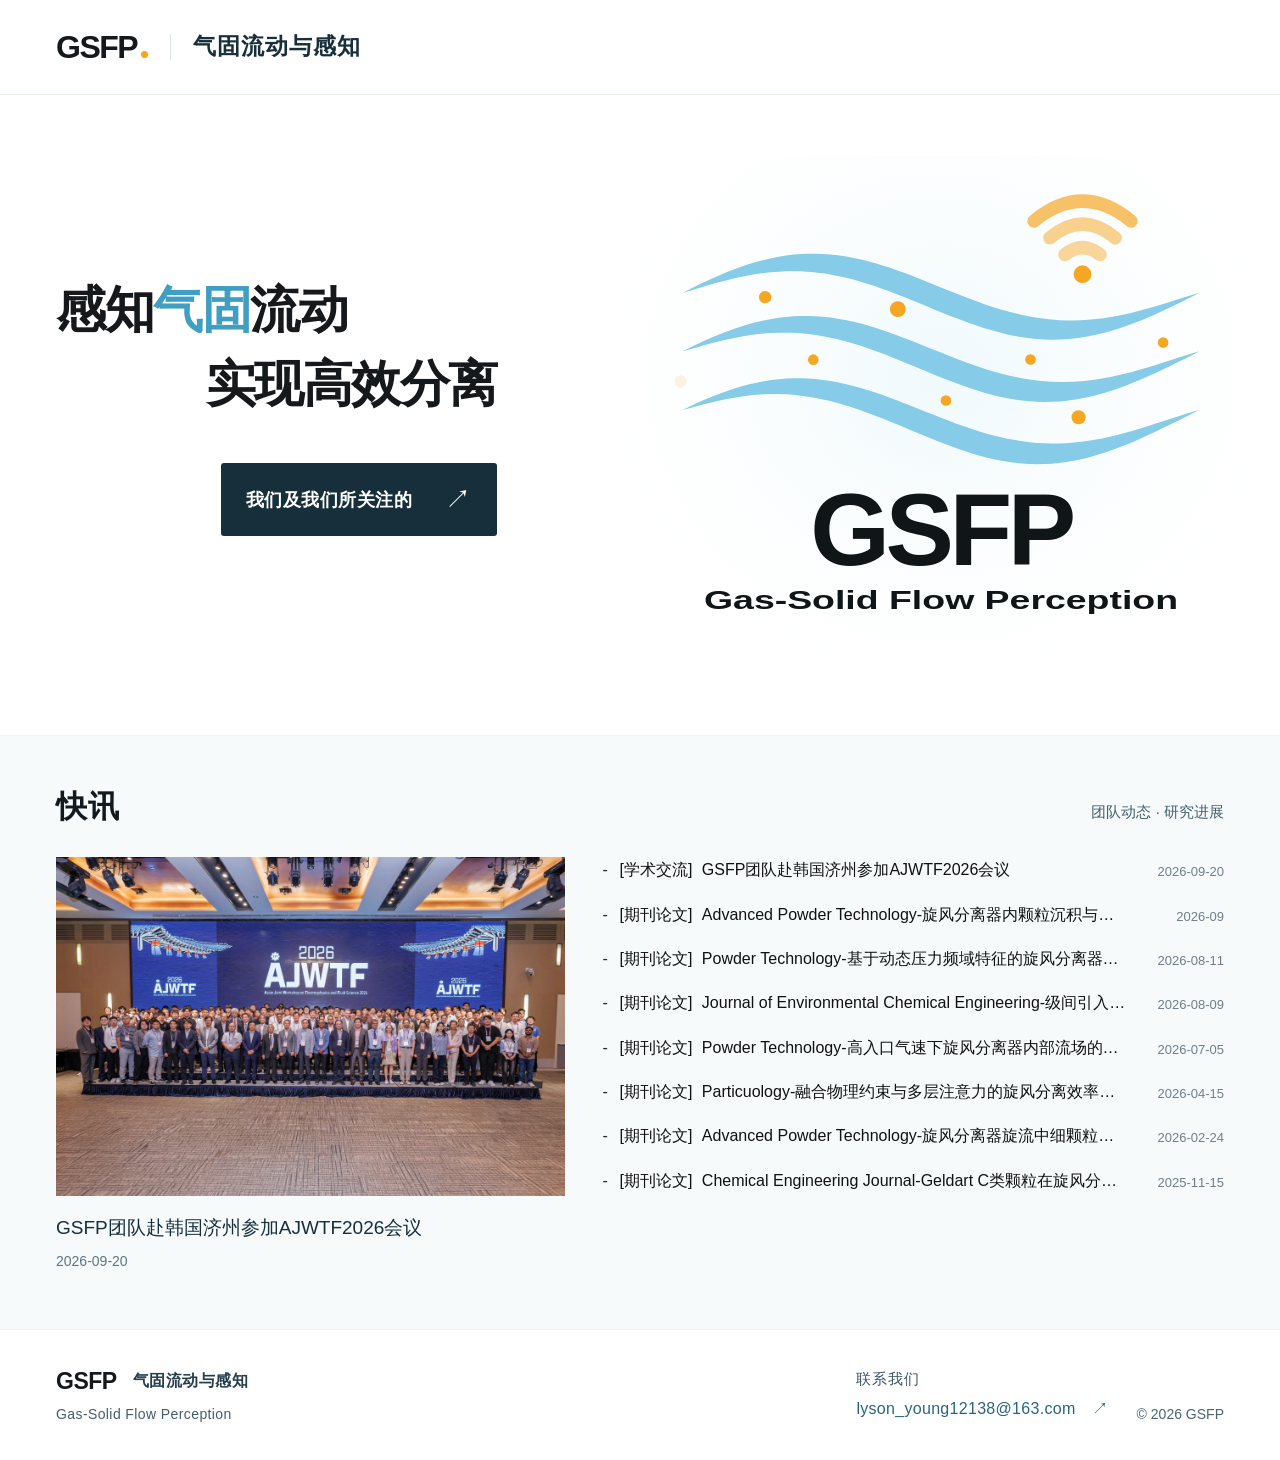
<file: index.html>
<!doctype html>
<html lang="zh-CN">
<head>
  <meta charset="UTF-8"><meta name="viewport" content="width=device-width, initial-scale=1">
  <meta name="theme-color" content="#ffffff">
  <meta name="description" content="GSFP 气固流动与感知。感知气固流动，实现高效分离。了解团队的研究关注、教师与学生，以及团队快讯。">
  <title>GSFP · 气固流动与感知</title>
  <link rel="icon" href="./assets/favicon.svg" type="image/svg+xml">
  <link rel="stylesheet" href="./styles.css">
  <link rel="stylesheet" href="./readability.css">
  <link rel="stylesheet" href="./publications.css">
  <link rel="stylesheet" href="./news.css">
  <script src="./content.js" defer></script><script src="./app.js" defer></script><script src="./flow.js" defer></script>
</head>
<body>
  <a class="skip-link" href="#main">跳转到正文</a>
  <header class="site-header"><div class="header-inner wrap"><a class="brand" href="./" aria-label="GSFP 首页"><span class="brand-word">GSFP<span class="brand-dot"></span></span><span class="brand-name">气固流动与感知</span></a></div></header>
  <main id="main">
    <section class="hero wrap" aria-labelledby="hero-title">
      <div class="hero-copy"><div class="hero-text-block"><h1 id="hero-title"><span class="hero-line">感知<span class="blue-word">气固</span>流动</span><span class="hero-line hero-line-offset">实现高效分离</span></h1><a class="button" href="./team.html">我们及我们所关注的 <span aria-hidden="true">↗</span></a></div></div>
      <div class="hero-visual">
        <svg id="flow-mark" class="flow-mark" viewBox="0 0 640 530" role="img" aria-labelledby="flow-title flow-desc">
          <title id="flow-title">GSFP 气固流动与感知动态标志</title><desc id="flow-desc">淡蓝色波浪流线起伏，橙黄色颗粒沿气流向右运动，上方无线信号依次亮起，表示气固两相流动与感知。</desc>
          <g id="flow-waves" fill="#86cbe8"><path d="M28 136C170-10 310 200 612 136C380 254 190 38 28 136Z"/><path d="M28 206C170 60 310 270 612 206C380 324 190 108 28 206Z"/><path d="M28 276C170 130 310 340 612 276C380 394 190 178 28 276Z"/></g>
          <g id="flow-particles" fill="#f5a623"><circle cx="95" cy="145" r="7"/><circle cx="190" cy="126" r="6"/><circle cx="325" cy="190" r="9"/><circle cx="510" cy="205" r="6"/><circle cx="130" cy="210" r="6"/><circle cx="285" cy="238" r="8"/><circle cx="420" cy="282" r="6"/><circle cx="558" cy="250" r="7"/></g>
          <g id="flow-signal" fill="none" stroke="#f5a623" stroke-width="15" stroke-linecap="round"><path d="M425 51Q480 6 535 51"/><path d="M443 70Q480 39 517 70"/><path d="M460 89Q480 73 500 89"/><circle cx="480" cy="111" r="10" fill="#f5a623" stroke="none"/></g>
          <text class="logo-text" x="320" y="440" text-anchor="middle" fill="#101517" font-family="Arial,Helvetica,sans-serif" font-weight="800" font-size="116" letter-spacing="-5">GSFP</text>
          <text x="320" y="490" text-anchor="middle" fill="#101517" font-family="Arial,Helvetica,sans-serif" font-weight="600" font-size="29" textLength="536" lengthAdjust="spacingAndGlyphs">Gas-Solid Flow Perception</text>
        </svg>
      </div>
    </section>
    <section class="section announcements-section" id="announcements" aria-labelledby="announcements-title"><div class="wrap"><div class="section-heading"><h2 id="announcements-title">快讯</h2><p class="announcement-order">团队动态 · 研究进展</p></div><div class="news-layout"><div id="news-feature"></div><div id="announcements-content"><noscript><p>请启用JavaScript查看快讯列表，或直接阅读<a href="./news/ajwtf2026-jeju.html">AJWTF2026参会快讯</a>。</p></noscript></div></div></div></section>
  </main>
  <footer class="site-footer wrap"><div><a class="footer-brand" href="./">GSFP<span>气固流动与感知</span></a><p>Gas-Solid Flow Perception</p></div><div class="footer-contact"><span>联系我们</span><a href="mailto:lyson_young12138@163.com">lyson_young12138@163.com <span aria-hidden="true">↗</span></a></div><small>© <span id="copyright-year">2026</span> GSFP</small></footer>
  <dialog id="detail-dialog" aria-labelledby="detail-title"><button class="dialog-close" aria-label="关闭快讯">×</button><p id="detail-label" class="section-kicker"></p><h2 id="detail-title"></h2><div id="detail-body"></div></dialog>
</body></html>
</file>
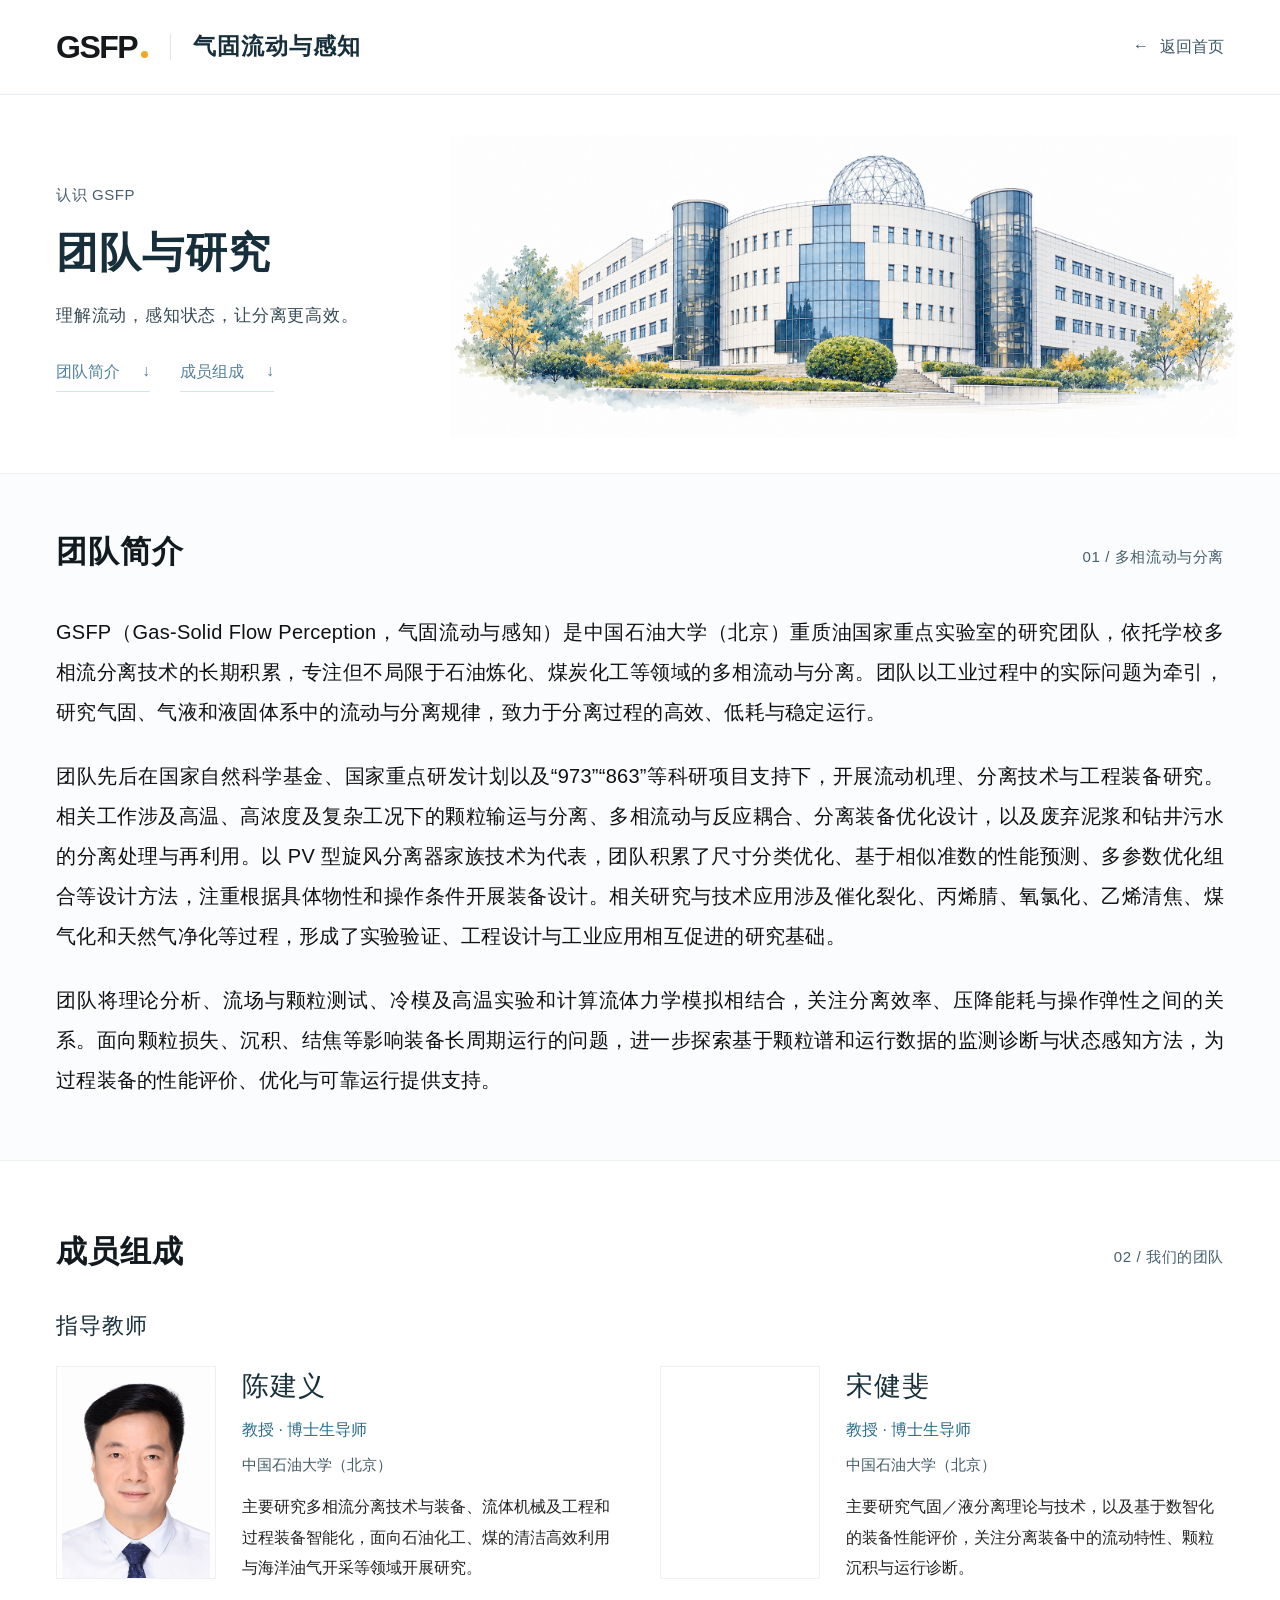
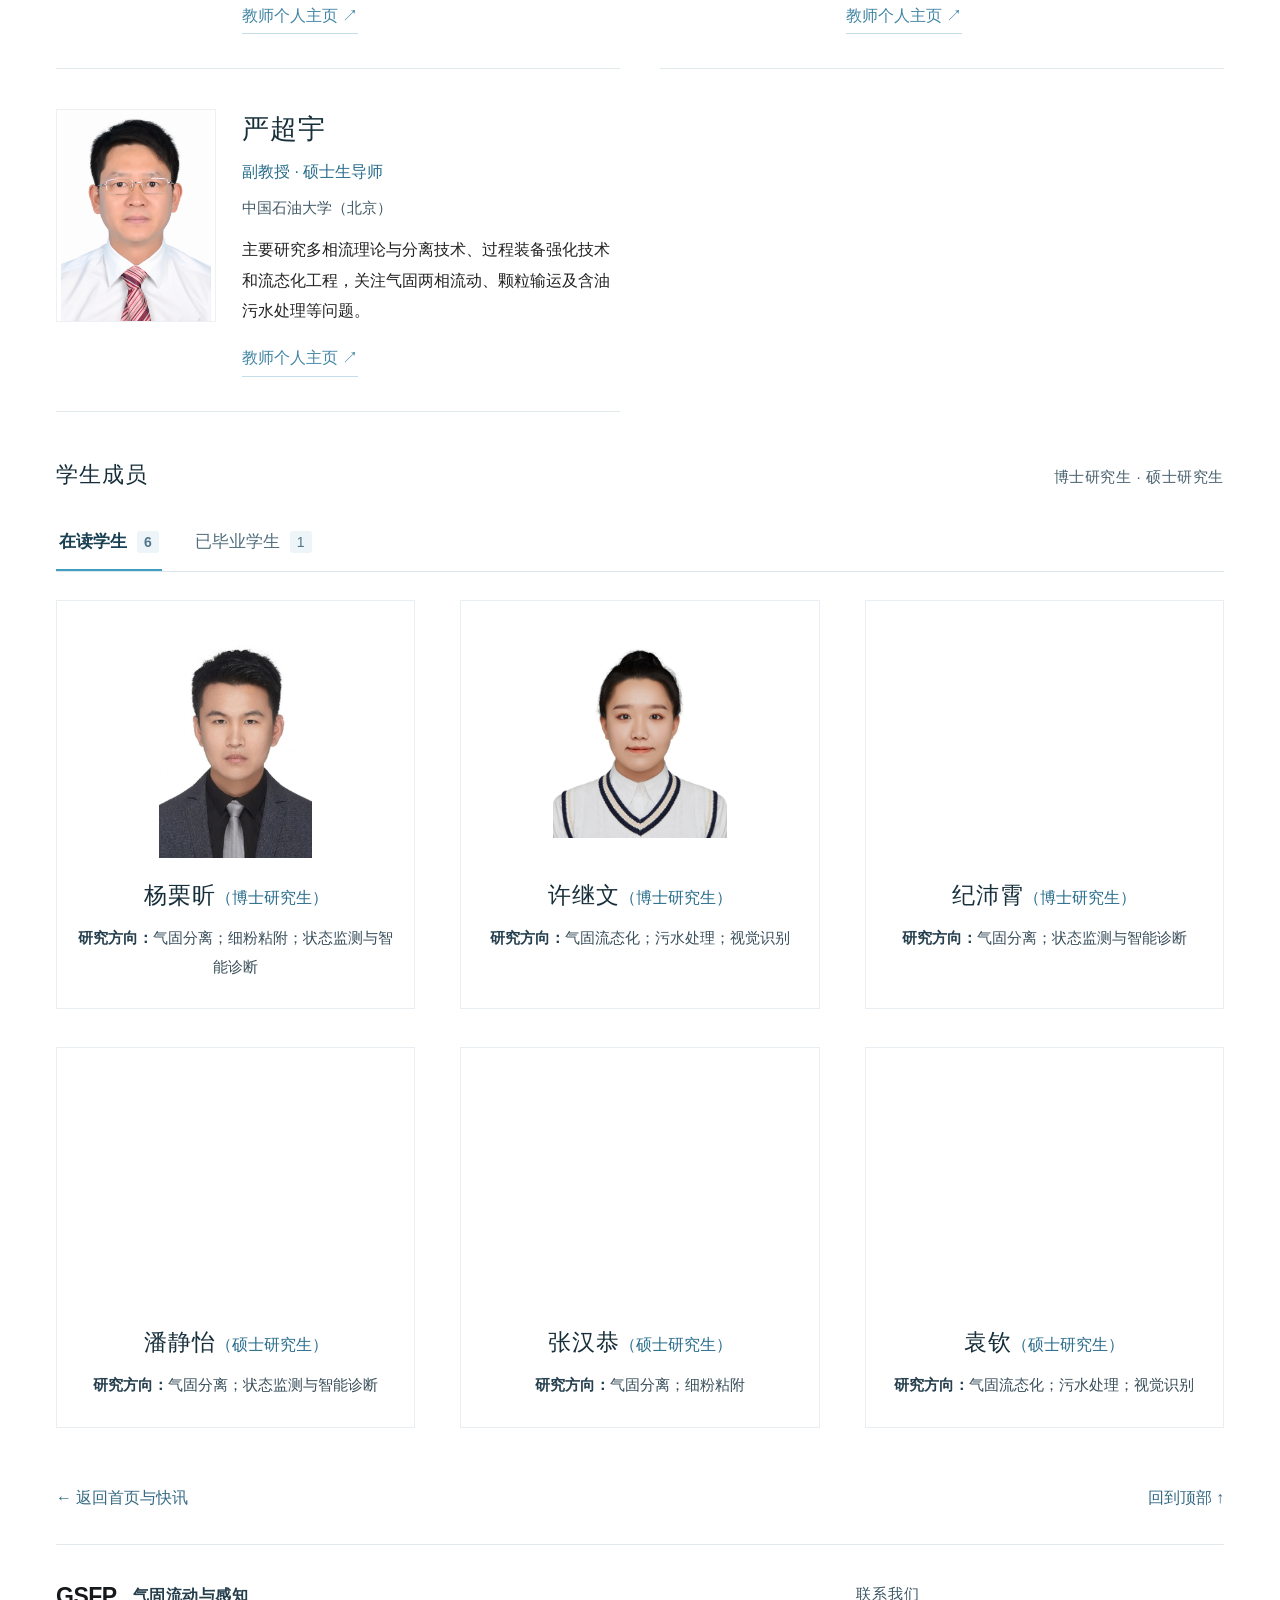
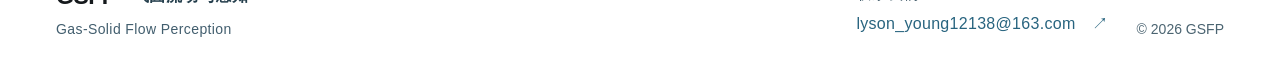
<file: team.html>
<!doctype html>
<html lang="zh-CN"><head>
  <meta charset="UTF-8"><meta name="viewport" content="width=device-width, initial-scale=1"><meta name="theme-color" content="#ffffff">
  <meta name="description" content="了解 GSFP 的团队简介、研究关注和成员组成，包括陈建义、宋健斐老师与团队博士、硕士研究生。">
  <title>团队与研究 · GSFP 气固流动与感知</title>
  <link rel="icon" href="./assets/favicon.svg" type="image/svg+xml"><link rel="stylesheet" href="./styles.css"><link rel="stylesheet" href="./readability.css"><script src="./content.js" defer></script><script src="./app.js" defer></script>
</head><body>
  <a class="skip-link" href="#main">跳转到正文</a>
  <header class="site-header"><div class="header-inner wrap"><a class="brand" href="./" aria-label="GSFP 首页"><span class="brand-word">GSFP<span class="brand-dot"></span></span><span class="brand-name">气固流动与感知</span></a><a class="back-link" href="./" aria-label="返回首页"><span aria-hidden="true">←</span><span class="back-label">返回首页</span></a></div></header>
  <main id="main">
    <div class="page-intro wrap"><div class="page-intro-copy"><p class="section-kicker">认识 GSFP</p><h1>团队与研究</h1><p class="page-subtitle">理解流动，感知状态，让分离更高效。</p><nav class="page-links" aria-label="页面目录"><a href="#research">团队简介 <span aria-hidden="true">↓</span></a><a href="#members">成员组成 <span aria-hidden="true">↓</span></a></nav></div><figure class="campus-illustration"><img src="./assets/cup-library-illustration.png" width="2022" height="778" alt="中国石油大学（北京）图书馆建筑插画，浅色弧形立面、蓝色玻璃圆塔及屋顶钢结构球体" fetchpriority="high"></figure></div>
    <section id="research" class="research-section section" aria-labelledby="research-title"><div class="wrap"><div class="section-heading"><h2 id="research-title">团队简介</h2><span class="section-kicker">01 / 多相流动与分离</span></div>
      <div class="team-overview">
        <p>GSFP（Gas-Solid Flow Perception，气固流动与感知）是中国石油大学（北京）重质油国家重点实验室的研究团队，依托学校多相流分离技术的长期积累，专注但不局限于石油炼化、煤炭化工等领域的多相流动与分离。团队以工业过程中的实际问题为牵引，研究气固、气液和液固体系中的流动与分离规律，致力于分离过程的高效、低耗与稳定运行。</p>
        <p>团队先后在国家自然科学基金、国家重点研发计划以及“973”“863”等科研项目支持下，开展流动机理、分离技术与工程装备研究。相关工作涉及高温、高浓度及复杂工况下的颗粒输运与分离、多相流动与反应耦合、分离装备优化设计，以及废弃泥浆和钻井污水的分离处理与再利用。以 PV 型旋风分离器家族技术为代表，团队积累了尺寸分类优化、基于相似准数的性能预测、多参数优化组合等设计方法，注重根据具体物性和操作条件开展装备设计。相关研究与技术应用涉及催化裂化、丙烯腈、氧氯化、乙烯清焦、煤气化和天然气净化等过程，形成了实验验证、工程设计与工业应用相互促进的研究基础。</p>
        <p>团队将理论分析、流场与颗粒测试、冷模及高温实验和计算流体力学模拟相结合，关注分离效率、压降能耗与操作弹性之间的关系。面向颗粒损失、沉积、结焦等影响装备长周期运行的问题，进一步探索基于颗粒谱和运行数据的监测诊断与状态感知方法，为过程装备的性能评价、优化与可靠运行提供支持。</p>
      </div>
    </div></section>
    <section id="members" class="members-section section wrap" aria-labelledby="members-title">
      <div class="section-heading"><h2 id="members-title">成员组成</h2><span class="section-kicker">02 / 我们的团队</span></div>
      <h3 class="group-title">指导教师</h3><div class="faculty-grid" id="faculty-content"></div>
      <div class="students-heading"><h3 class="group-title">学生成员</h3><span>博士研究生 · 硕士研究生</span></div>
      <div class="student-tabs" role="tablist" aria-label="学生类别">
        <button class="student-tab" id="current-students-tab" type="button" role="tab" aria-selected="true" aria-controls="current-students" tabindex="0">在读学生 <span id="current-students-count">6</span></button>
        <button class="student-tab" id="alumni-tab" type="button" role="tab" aria-selected="false" aria-controls="alumni" tabindex="-1">已毕业学生 <span id="alumni-count">1</span></button>
      </div>
      <div class="student-panel" id="current-students" role="tabpanel" aria-labelledby="current-students-tab" tabindex="0"><div class="students-grid" id="students-content"></div></div>
      <div class="student-panel" id="alumni" role="tabpanel" aria-labelledby="alumni-tab" tabindex="0" hidden><div class="students-grid" id="alumni-content"></div></div>
    </section>
    <div class="page-end wrap"><a href="./">← 返回首页与快讯</a><a href="#main">回到顶部 ↑</a></div>
  </main>
  <footer class="site-footer wrap"><div><a class="footer-brand" href="./">GSFP<span>气固流动与感知</span></a><p>Gas-Solid Flow Perception</p></div><div class="footer-contact"><span>联系我们</span><a href="mailto:lyson_young12138@163.com">lyson_young12138@163.com <span aria-hidden="true">↗</span></a></div><small>© <span id="copyright-year">2026</span> GSFP</small></footer>
</body></html>
</file>
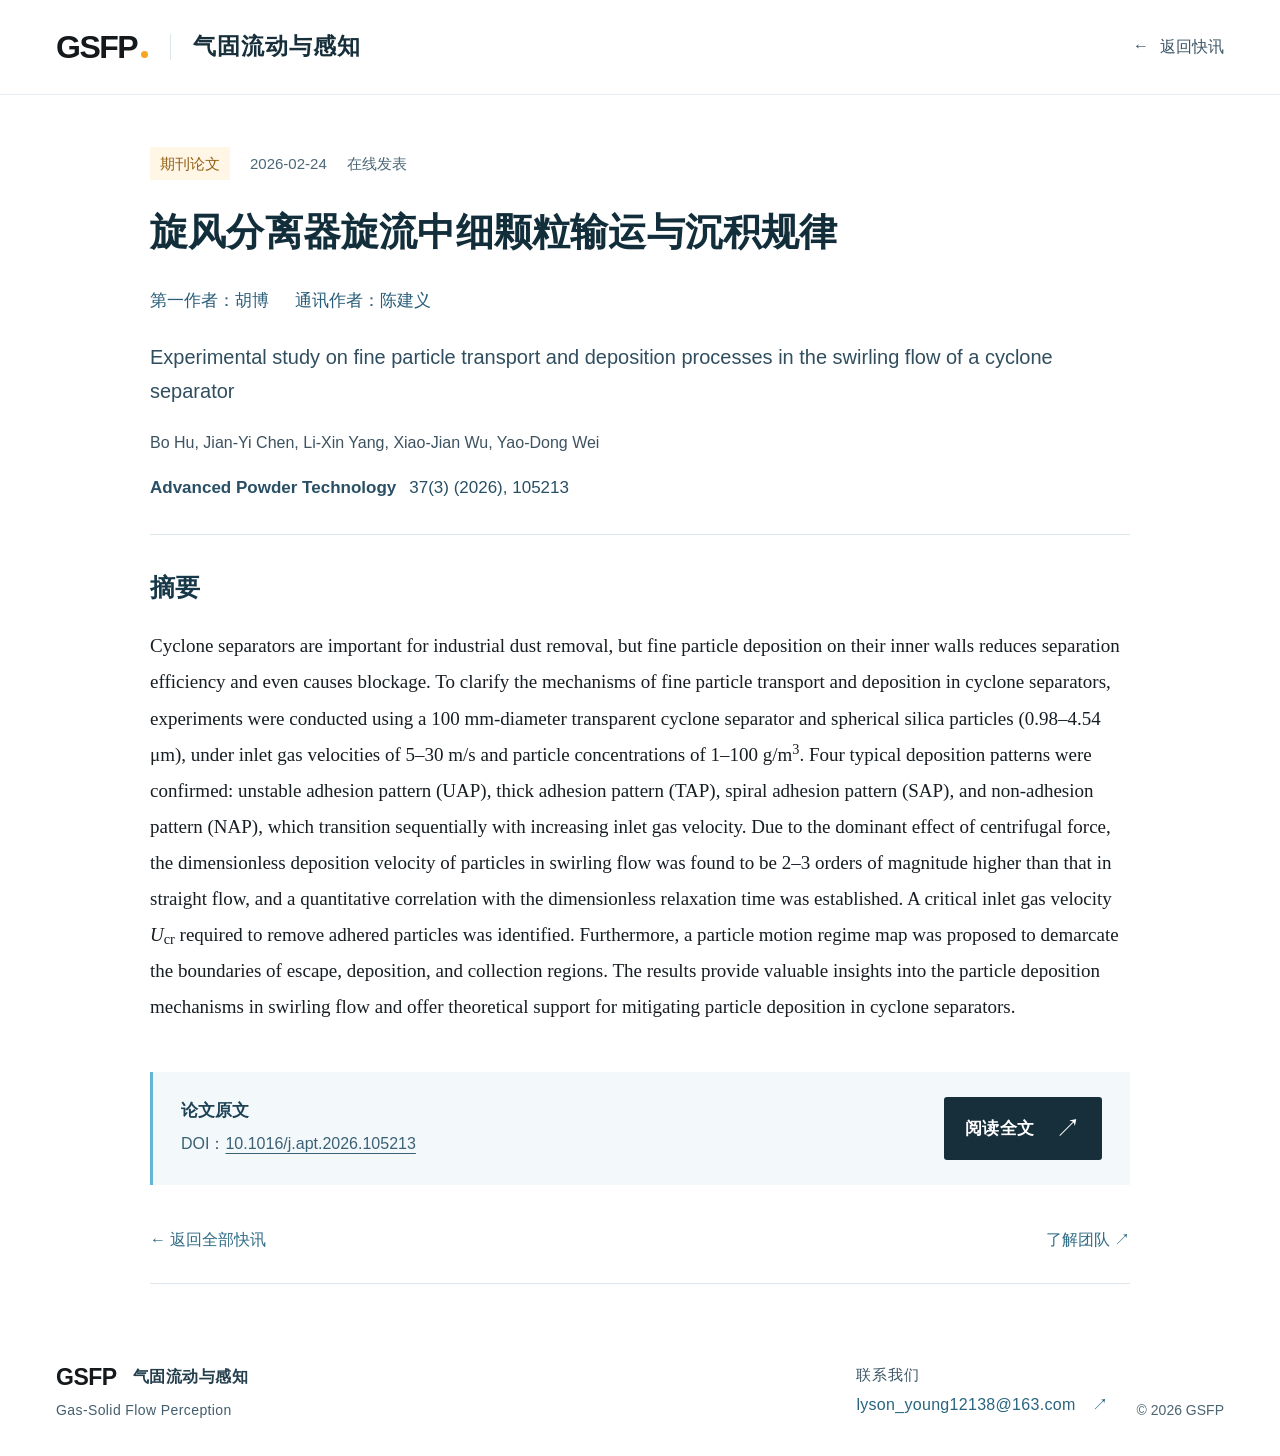
<file: announcements/fine-particle-swirling-deposition.html>
<!doctype html>
<html lang="zh-CN">
<head>
  <meta charset="UTF-8"><meta name="viewport" content="width=device-width, initial-scale=1">
  <meta name="theme-color" content="#ffffff">
  <meta name="description" content="通过透明旋风分离器实验识别四种细粉沉积形态，建立临界去除气速模型与颗粒运动分区图。">
  <title>旋风分离器旋流中细颗粒输运与沉积规律 · GSFP 论文快讯</title>
  <link rel="icon" href="../assets/favicon.svg" type="image/svg+xml">
  <link rel="stylesheet" href="../styles.css"><link rel="stylesheet" href="../readability.css"><link rel="stylesheet" href="../publications.css">
  <script src="../app.js" defer></script>
</head>
<body>
  <a class="skip-link" href="#main">跳转到正文</a>
  <header class="site-header"><div class="header-inner wrap"><a class="brand" href="../" aria-label="GSFP 首页"><span class="brand-word">GSFP<span class="brand-dot"></span></span><span class="brand-name">气固流动与感知</span></a><a class="back-link" href="../#announcements" aria-label="返回快讯"><span aria-hidden="true">←</span><span class="back-label">返回快讯</span></a></div></header>
  <main id="main" class="paper-page wrap">
    <article>
      <header class="paper-header">
        <p class="paper-kicker"><span>期刊论文</span><time datetime="2026-02-24">2026-02-24</time><span>在线发表</span></p>
        <h1>旋风分离器旋流中细颗粒输运与沉积规律</h1>
        <p class="paper-credit"><span>第一作者：胡博</span><span>通讯作者：陈建义</span></p>
        <p class="paper-english-title" lang="en">Experimental study on fine particle transport and deposition processes in the swirling flow of a cyclone separator</p>
        <p class="paper-authors" lang="en">Bo Hu, Jian-Yi Chen, Li-Xin Yang, Xiao-Jian Wu, Yao-Dong Wei</p>
        <p class="paper-citation"><strong lang="en">Advanced Powder Technology</strong><span lang="en">37(3) (2026), 105213</span></p>
        
      </header>
      <section class="paper-summary" aria-labelledby="summary-title">
        <h2 id="summary-title">摘要</h2>
        <p class="paper-abstract" lang="en">Cyclone separators are important for industrial dust removal, but fine particle deposition on their inner walls reduces separation efficiency and even causes blockage. To clarify the mechanisms of fine particle transport and deposition in cyclone separators, experiments were conducted using a 100 mm-diameter transparent cyclone separator and spherical silica particles (0.98–4.54 μm), under inlet gas velocities of 5–30 m/s and particle concentrations of 1–100 g/m<sup>3</sup>. Four typical deposition patterns were confirmed: unstable adhesion pattern (UAP), thick adhesion pattern (TAP), spiral adhesion pattern (SAP), and non-adhesion pattern (NAP), which transition sequentially with increasing inlet gas velocity. Due to the dominant effect of centrifugal force, the dimensionless deposition velocity of particles in swirling flow was found to be 2–3 orders of magnitude higher than that in straight flow, and a quantitative correlation with the dimensionless relaxation time was established. A critical inlet gas velocity <i>U</i><sub>cr</sub> required to remove adhered particles was identified. Furthermore, a particle motion regime map was proposed to demarcate the boundaries of escape, deposition, and collection regions. The results provide valuable insights into the particle deposition mechanisms in swirling flow and offer theoretical support for mitigating particle deposition in cyclone separators.</p>
      </section>
      <section class="paper-source" aria-label="论文原文">
        <div><span class="paper-source-label">论文原文</span><p>DOI：<a href="https://doi.org/10.1016/j.apt.2026.105213" target="_blank" rel="noopener noreferrer">10.1016/j.apt.2026.105213</a></p></div>
        <a class="button paper-fulltext" href="https://doi.org/10.1016/j.apt.2026.105213" target="_blank" rel="noopener noreferrer" aria-label="阅读全文，前往期刊官网（新窗口打开）">阅读全文 <span aria-hidden="true">↗</span></a>
      </section>
      <nav class="paper-navigation" aria-label="快讯导航"><a href="../#announcements">← 返回全部快讯</a><a href="../team.html">了解团队 ↗</a></nav>
    </article>
  </main>
  <footer class="site-footer wrap"><div><a class="footer-brand" href="../">GSFP<span>气固流动与感知</span></a><p>Gas-Solid Flow Perception</p></div><div class="footer-contact"><span>联系我们</span><a href="mailto:lyson_young12138@163.com">lyson_young12138@163.com <span aria-hidden="true">↗</span></a></div><small>© <span id="copyright-year">2026</span> GSFP</small></footer>
</body></html>
</file>
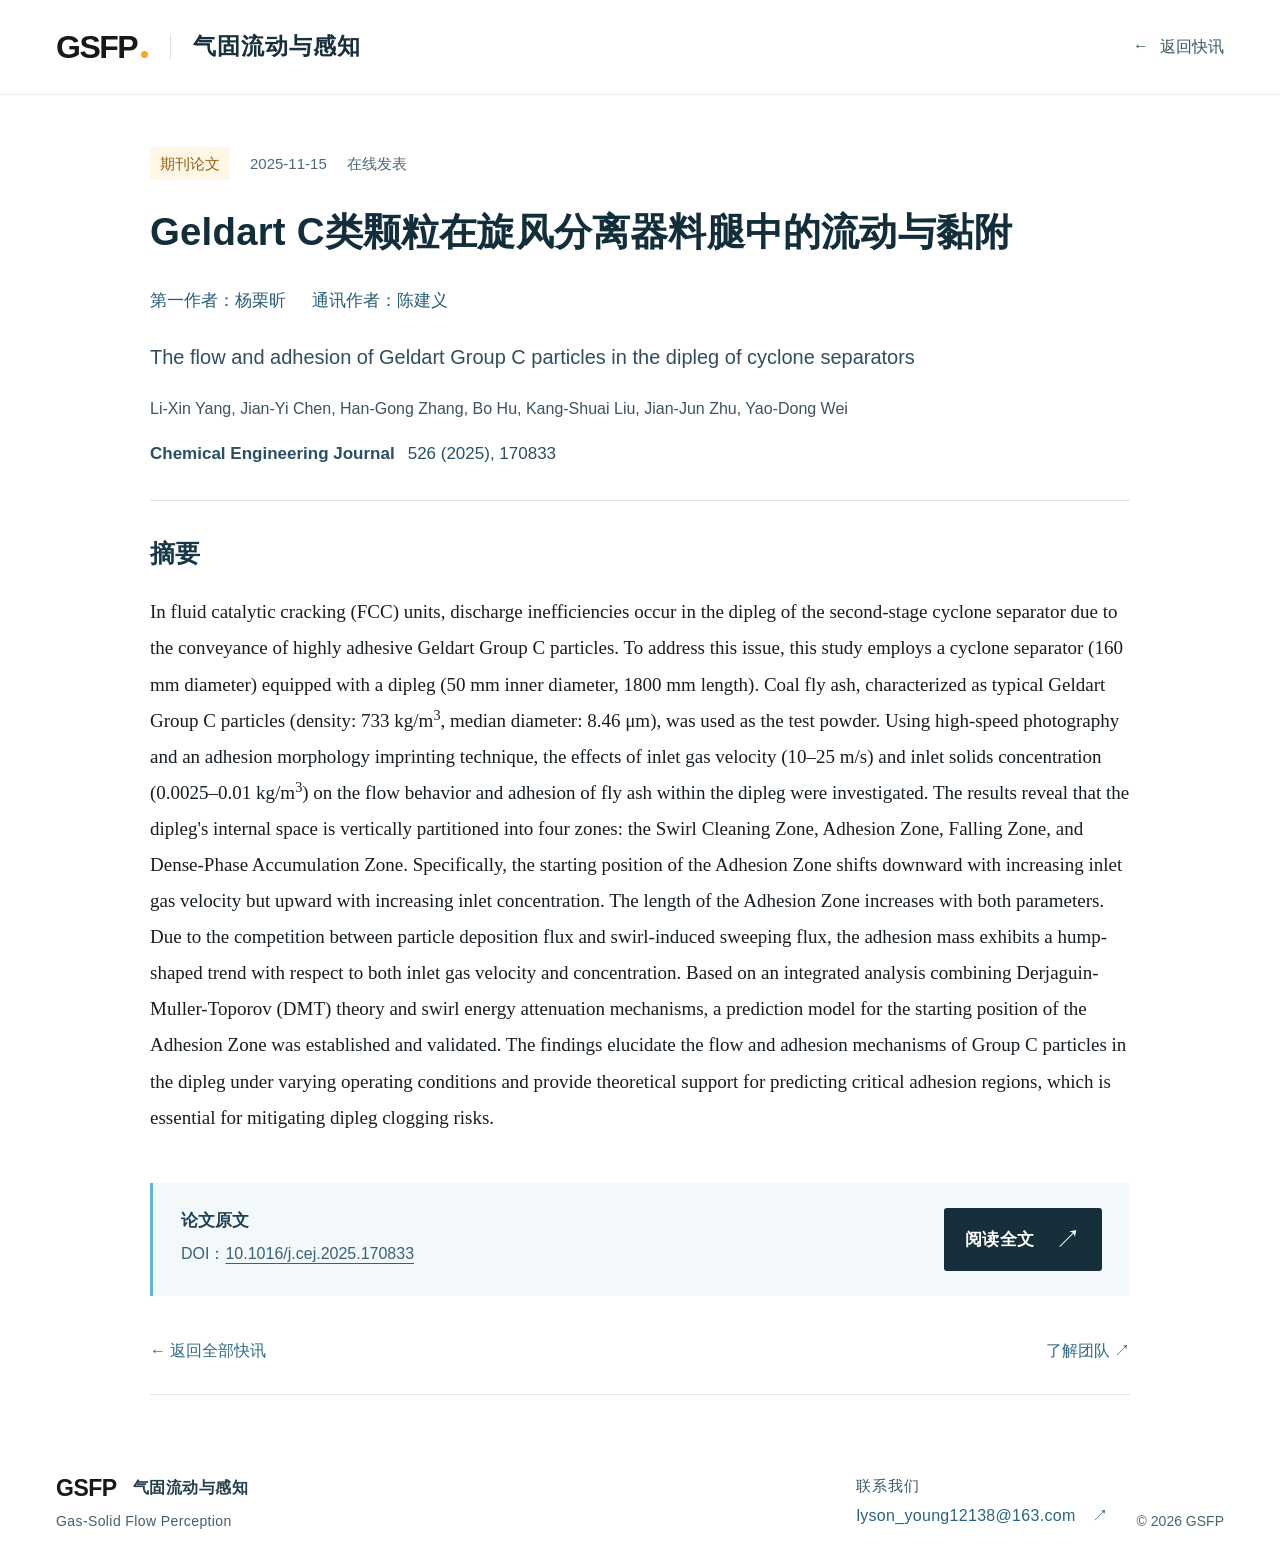
<file: announcements/group-c-dipleg-flow-adhesion.html>
<!doctype html>
<html lang="zh-CN">
<head>
  <meta charset="UTF-8"><meta name="viewport" content="width=device-width, initial-scale=1">
  <meta name="theme-color" content="#ffffff">
  <meta name="description" content="结合高速摄影与黏附形貌印迹，揭示C类细粉料腿内的流动分区与黏附规律，预测易黏附区域。">
  <title>Geldart C类颗粒在旋风分离器料腿中的流动与黏附 · GSFP 论文快讯</title>
  <link rel="icon" href="../assets/favicon.svg" type="image/svg+xml">
  <link rel="stylesheet" href="../styles.css"><link rel="stylesheet" href="../readability.css"><link rel="stylesheet" href="../publications.css">
  <script src="../app.js" defer></script>
</head>
<body>
  <a class="skip-link" href="#main">跳转到正文</a>
  <header class="site-header"><div class="header-inner wrap"><a class="brand" href="../" aria-label="GSFP 首页"><span class="brand-word">GSFP<span class="brand-dot"></span></span><span class="brand-name">气固流动与感知</span></a><a class="back-link" href="../#announcements" aria-label="返回快讯"><span aria-hidden="true">←</span><span class="back-label">返回快讯</span></a></div></header>
  <main id="main" class="paper-page wrap">
    <article>
      <header class="paper-header">
        <p class="paper-kicker"><span>期刊论文</span><time datetime="2025-11-15">2025-11-15</time><span>在线发表</span></p>
        <h1>Geldart C类颗粒在旋风分离器料腿中的流动与黏附</h1>
        <p class="paper-credit"><span>第一作者：杨栗昕</span><span>通讯作者：陈建义</span></p>
        <p class="paper-english-title" lang="en">The flow and adhesion of Geldart Group C particles in the dipleg of cyclone separators</p>
        <p class="paper-authors" lang="en">Li-Xin Yang, Jian-Yi Chen, Han-Gong Zhang, Bo Hu, Kang-Shuai Liu, Jian-Jun Zhu, Yao-Dong Wei</p>
        <p class="paper-citation"><strong lang="en">Chemical Engineering Journal</strong><span lang="en">526 (2025), 170833</span></p>
        
      </header>
      <section class="paper-summary" aria-labelledby="summary-title">
        <h2 id="summary-title">摘要</h2>
        <p class="paper-abstract" lang="en">In fluid catalytic cracking (FCC) units, discharge inefficiencies occur in the dipleg of the second-stage cyclone separator due to the conveyance of highly adhesive Geldart Group C particles. To address this issue, this study employs a cyclone separator (160 mm diameter) equipped with a dipleg (50 mm inner diameter, 1800 mm length). Coal fly ash, characterized as typical Geldart Group C particles (density: 733 kg/m<sup>3</sup>, median diameter: 8.46 μm), was used as the test powder. Using high-speed photography and an adhesion morphology imprinting technique, the effects of inlet gas velocity (10–25 m/s) and inlet solids concentration (0.0025–0.01 kg/m<sup>3</sup>) on the flow behavior and adhesion of fly ash within the dipleg were investigated. The results reveal that the dipleg's internal space is vertically partitioned into four zones: the Swirl Cleaning Zone, Adhesion Zone, Falling Zone, and Dense-Phase Accumulation Zone. Specifically, the starting position of the Adhesion Zone shifts downward with increasing inlet gas velocity but upward with increasing inlet concentration. The length of the Adhesion Zone increases with both parameters. Due to the competition between particle deposition flux and swirl-induced sweeping flux, the adhesion mass exhibits a hump-shaped trend with respect to both inlet gas velocity and concentration. Based on an integrated analysis combining Derjaguin-Muller-Toporov (DMT) theory and swirl energy attenuation mechanisms, a prediction model for the starting position of the Adhesion Zone was established and validated. The findings elucidate the flow and adhesion mechanisms of Group C particles in the dipleg under varying operating conditions and provide theoretical support for predicting critical adhesion regions, which is essential for mitigating dipleg clogging risks.</p>
      </section>
      <section class="paper-source" aria-label="论文原文">
        <div><span class="paper-source-label">论文原文</span><p>DOI：<a href="https://doi.org/10.1016/j.cej.2025.170833" target="_blank" rel="noopener noreferrer">10.1016/j.cej.2025.170833</a></p></div>
        <a class="button paper-fulltext" href="https://doi.org/10.1016/j.cej.2025.170833" target="_blank" rel="noopener noreferrer" aria-label="阅读全文，前往期刊官网（新窗口打开）">阅读全文 <span aria-hidden="true">↗</span></a>
      </section>
      <nav class="paper-navigation" aria-label="快讯导航"><a href="../#announcements">← 返回全部快讯</a><a href="../team.html">了解团队 ↗</a></nav>
    </article>
  </main>
  <footer class="site-footer wrap"><div><a class="footer-brand" href="../">GSFP<span>气固流动与感知</span></a><p>Gas-Solid Flow Perception</p></div><div class="footer-contact"><span>联系我们</span><a href="mailto:lyson_young12138@163.com">lyson_young12138@163.com <span aria-hidden="true">↗</span></a></div><small>© <span id="copyright-year">2026</span> GSFP</small></footer>
</body></html>
</file>
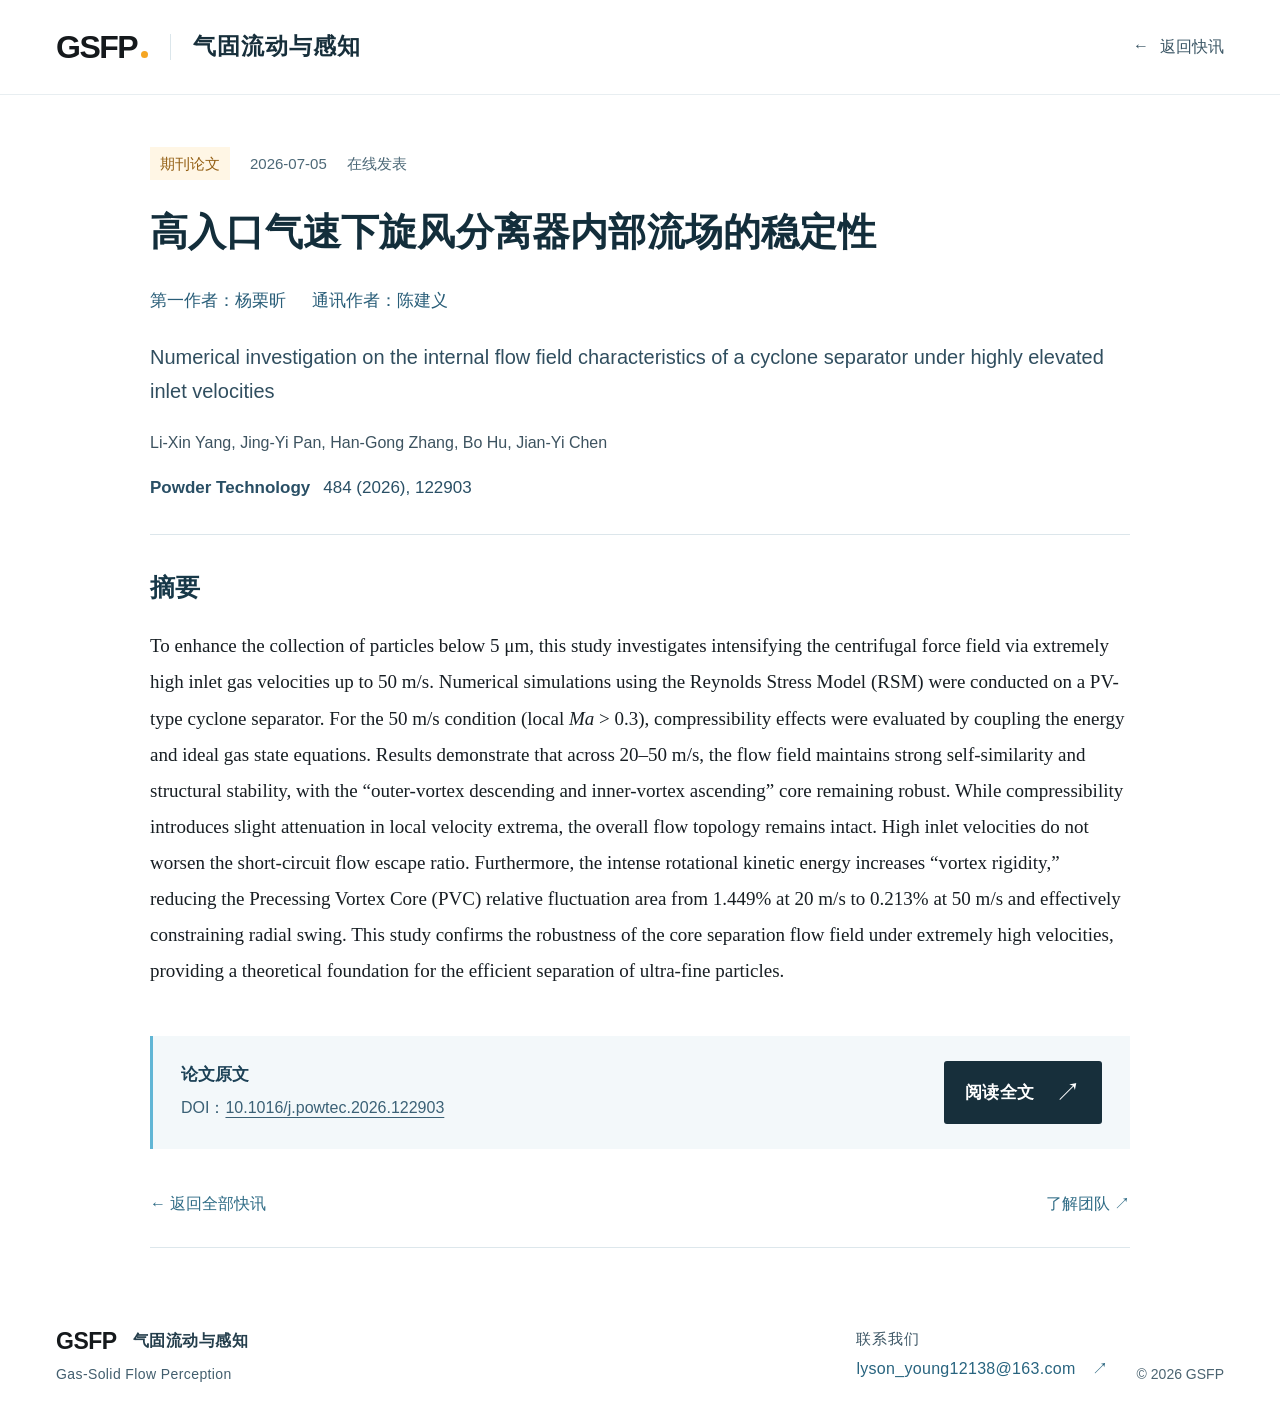
<file: announcements/high-inlet-velocity-flow-field.html>
<!doctype html>
<html lang="zh-CN">
<head>
  <meta charset="UTF-8"><meta name="viewport" content="width=device-width, initial-scale=1">
  <meta name="theme-color" content="#ffffff">
  <meta name="description" content="数值研究20–50 m/s入口气速下的旋流结构、短路流及涡核摆动，评估高气速强化分离的流场基础。">
  <title>高入口气速下旋风分离器内部流场的稳定性 · GSFP 论文快讯</title>
  <link rel="icon" href="../assets/favicon.svg" type="image/svg+xml">
  <link rel="stylesheet" href="../styles.css"><link rel="stylesheet" href="../readability.css"><link rel="stylesheet" href="../publications.css">
  <script src="../app.js" defer></script>
</head>
<body>
  <a class="skip-link" href="#main">跳转到正文</a>
  <header class="site-header"><div class="header-inner wrap"><a class="brand" href="../" aria-label="GSFP 首页"><span class="brand-word">GSFP<span class="brand-dot"></span></span><span class="brand-name">气固流动与感知</span></a><a class="back-link" href="../#announcements" aria-label="返回快讯"><span aria-hidden="true">←</span><span class="back-label">返回快讯</span></a></div></header>
  <main id="main" class="paper-page wrap">
    <article>
      <header class="paper-header">
        <p class="paper-kicker"><span>期刊论文</span><time datetime="2026-07-05">2026-07-05</time><span>在线发表</span></p>
        <h1>高入口气速下旋风分离器内部流场的稳定性</h1>
        <p class="paper-credit"><span>第一作者：杨栗昕</span><span>通讯作者：陈建义</span></p>
        <p class="paper-english-title" lang="en">Numerical investigation on the internal flow field characteristics of a cyclone separator under highly elevated inlet velocities</p>
        <p class="paper-authors" lang="en">Li-Xin Yang, Jing-Yi Pan, Han-Gong Zhang, Bo Hu, Jian-Yi Chen</p>
        <p class="paper-citation"><strong lang="en">Powder Technology</strong><span lang="en">484 (2026), 122903</span></p>
        
      </header>
      <section class="paper-summary" aria-labelledby="summary-title">
        <h2 id="summary-title">摘要</h2>
        <p class="paper-abstract" lang="en">To enhance the collection of particles below 5 μm, this study investigates intensifying the centrifugal force field via extremely high inlet gas velocities up to 50 m/s. Numerical simulations using the Reynolds Stress Model (RSM) were conducted on a PV-type cyclone separator. For the 50 m/s condition (local <i>Ma</i> &gt; 0.3), compressibility effects were evaluated by coupling the energy and ideal gas state equations. Results demonstrate that across 20–50 m/s, the flow field maintains strong self-similarity and structural stability, with the “outer-vortex descending and inner-vortex ascending” core remaining robust. While compressibility introduces slight attenuation in local velocity extrema, the overall flow topology remains intact. High inlet velocities do not worsen the short-circuit flow escape ratio. Furthermore, the intense rotational kinetic energy increases “vortex rigidity,” reducing the Precessing Vortex Core (PVC) relative fluctuation area from 1.449% at 20 m/s to 0.213% at 50 m/s and effectively constraining radial swing. This study confirms the robustness of the core separation flow field under extremely high velocities, providing a theoretical foundation for the efficient separation of ultra-fine particles.</p>
      </section>
      <section class="paper-source" aria-label="论文原文">
        <div><span class="paper-source-label">论文原文</span><p>DOI：<a href="https://doi.org/10.1016/j.powtec.2026.122903" target="_blank" rel="noopener noreferrer">10.1016/j.powtec.2026.122903</a></p></div>
        <a class="button paper-fulltext" href="https://doi.org/10.1016/j.powtec.2026.122903" target="_blank" rel="noopener noreferrer" aria-label="阅读全文，前往期刊官网（新窗口打开）">阅读全文 <span aria-hidden="true">↗</span></a>
      </section>
      <nav class="paper-navigation" aria-label="快讯导航"><a href="../#announcements">← 返回全部快讯</a><a href="../team.html">了解团队 ↗</a></nav>
    </article>
  </main>
  <footer class="site-footer wrap"><div><a class="footer-brand" href="../">GSFP<span>气固流动与感知</span></a><p>Gas-Solid Flow Perception</p></div><div class="footer-contact"><span>联系我们</span><a href="mailto:lyson_young12138@163.com">lyson_young12138@163.com <span aria-hidden="true">↗</span></a></div><small>© <span id="copyright-year">2026</span> GSFP</small></footer>
</body></html>
</file>
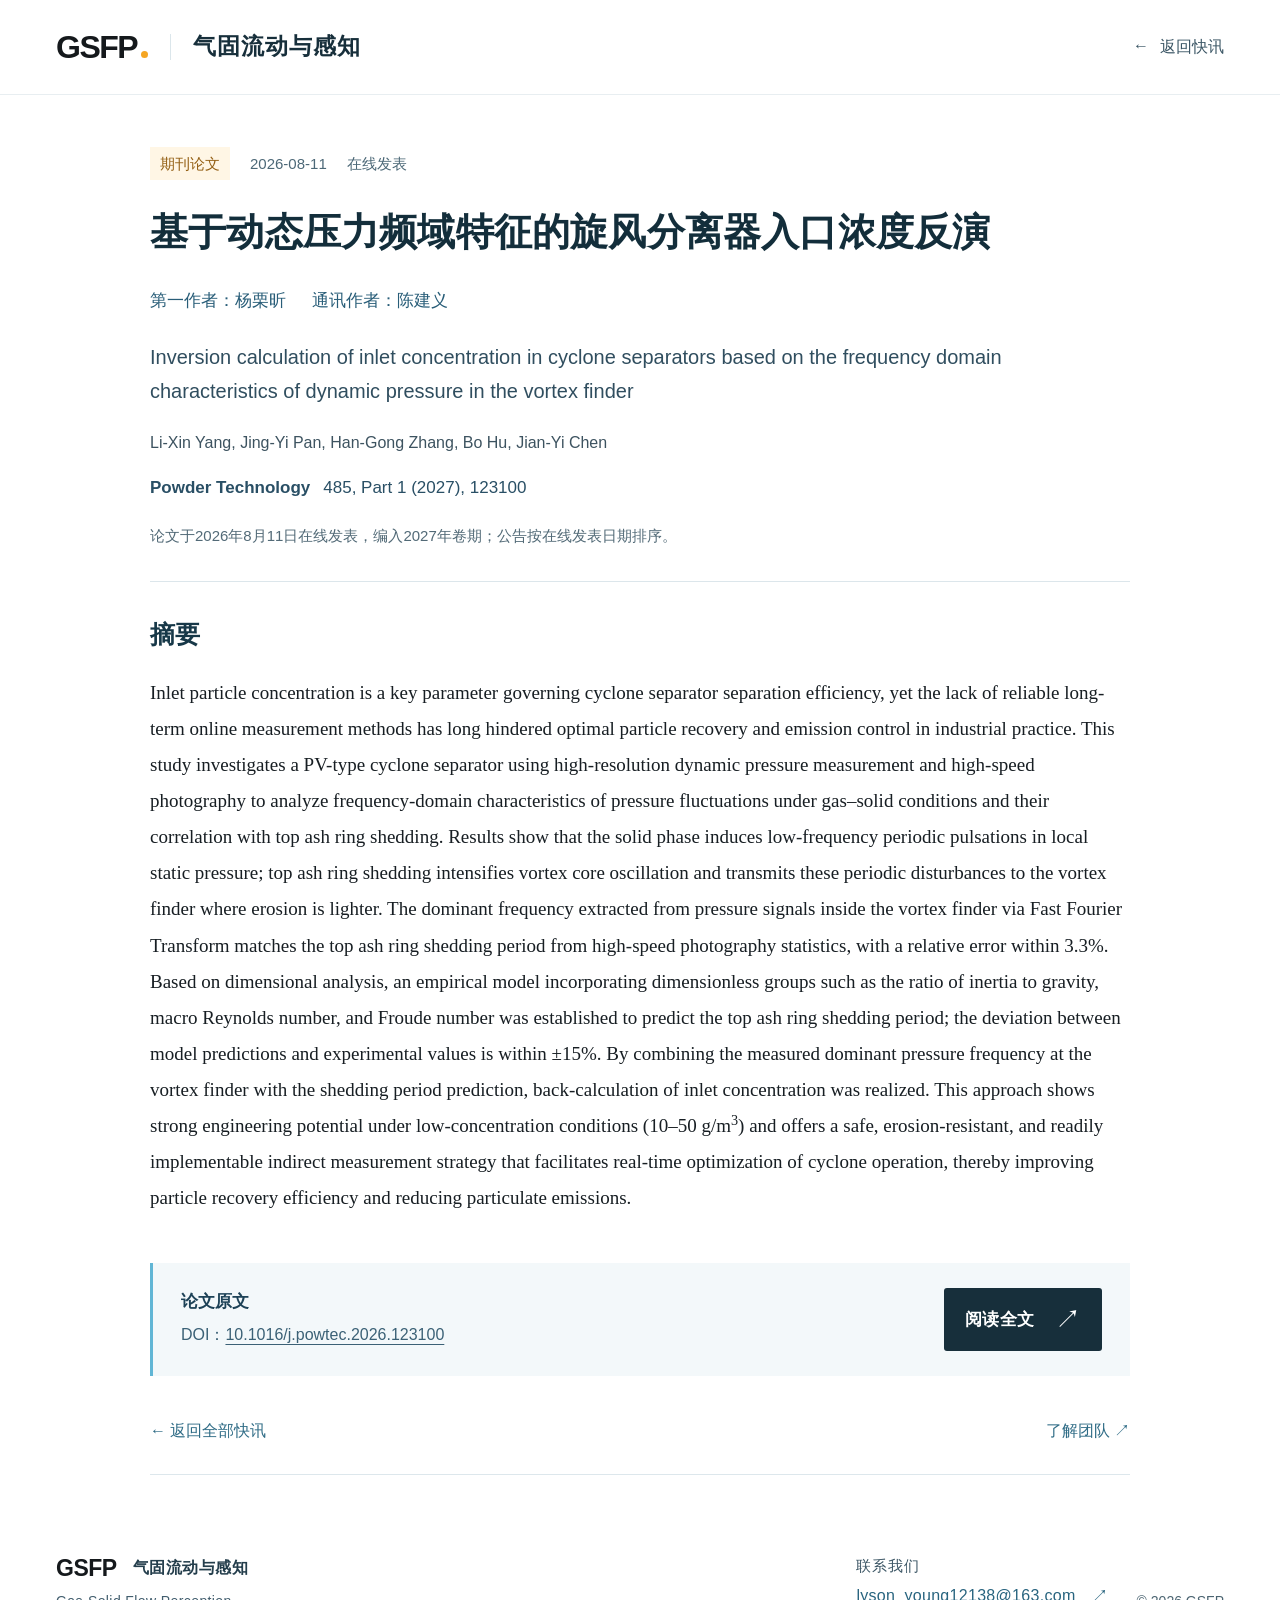
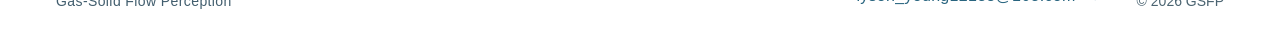
<file: announcements/inlet-concentration-pressure-inversion.html>
<!doctype html>
<html lang="zh-CN">
<head>
  <meta charset="UTF-8"><meta name="viewport" content="width=device-width, initial-scale=1">
  <meta name="theme-color" content="#ffffff">
  <meta name="description" content="将排气管内压力信号与顶部灰环周期性脱落关联，建立入口颗粒浓度的间接监测方法。">
  <title>基于动态压力频域特征的旋风分离器入口浓度反演 · GSFP 论文快讯</title>
  <link rel="icon" href="../assets/favicon.svg" type="image/svg+xml">
  <link rel="stylesheet" href="../styles.css"><link rel="stylesheet" href="../readability.css"><link rel="stylesheet" href="../publications.css">
  <script src="../app.js" defer></script>
</head>
<body>
  <a class="skip-link" href="#main">跳转到正文</a>
  <header class="site-header"><div class="header-inner wrap"><a class="brand" href="../" aria-label="GSFP 首页"><span class="brand-word">GSFP<span class="brand-dot"></span></span><span class="brand-name">气固流动与感知</span></a><a class="back-link" href="../#announcements" aria-label="返回快讯"><span aria-hidden="true">←</span><span class="back-label">返回快讯</span></a></div></header>
  <main id="main" class="paper-page wrap">
    <article>
      <header class="paper-header">
        <p class="paper-kicker"><span>期刊论文</span><time datetime="2026-08-11">2026-08-11</time><span>在线发表</span></p>
        <h1>基于动态压力频域特征的旋风分离器入口浓度反演</h1>
        <p class="paper-credit"><span>第一作者：杨栗昕</span><span>通讯作者：陈建义</span></p>
        <p class="paper-english-title" lang="en">Inversion calculation of inlet concentration in cyclone separators based on the frequency domain characteristics of dynamic pressure in the vortex finder</p>
        <p class="paper-authors" lang="en">Li-Xin Yang, Jing-Yi Pan, Han-Gong Zhang, Bo Hu, Jian-Yi Chen</p>
        <p class="paper-citation"><strong lang="en">Powder Technology</strong><span lang="en">485, Part 1 (2027), 123100</span></p>
        <p class="paper-date-note">论文于2026年8月11日在线发表，编入2027年卷期；公告按在线发表日期排序。</p>
      </header>
      <section class="paper-summary" aria-labelledby="summary-title">
        <h2 id="summary-title">摘要</h2>
        <p class="paper-abstract" lang="en">Inlet particle concentration is a key parameter governing cyclone separator separation efficiency, yet the lack of reliable long-term online measurement methods has long hindered optimal particle recovery and emission control in industrial practice. This study investigates a PV-type cyclone separator using high-resolution dynamic pressure measurement and high-speed photography to analyze frequency-domain characteristics of pressure fluctuations under gas–solid conditions and their correlation with top ash ring shedding. Results show that the solid phase induces low-frequency periodic pulsations in local static pressure; top ash ring shedding intensifies vortex core oscillation and transmits these periodic disturbances to the vortex finder where erosion is lighter. The dominant frequency extracted from pressure signals inside the vortex finder via Fast Fourier Transform matches the top ash ring shedding period from high-speed photography statistics, with a relative error within 3.3%. Based on dimensional analysis, an empirical model incorporating dimensionless groups such as the ratio of inertia to gravity, macro Reynolds number, and Froude number was established to predict the top ash ring shedding period; the deviation between model predictions and experimental values is within ±15%. By combining the measured dominant pressure frequency at the vortex finder with the shedding period prediction, back-calculation of inlet concentration was realized. This approach shows strong engineering potential under low-concentration conditions (10–50 g/m<sup>3</sup>) and offers a safe, erosion-resistant, and readily implementable indirect measurement strategy that facilitates real-time optimization of cyclone operation, thereby improving particle recovery efficiency and reducing particulate emissions.</p>
      </section>
      <section class="paper-source" aria-label="论文原文">
        <div><span class="paper-source-label">论文原文</span><p>DOI：<a href="https://doi.org/10.1016/j.powtec.2026.123100" target="_blank" rel="noopener noreferrer">10.1016/j.powtec.2026.123100</a></p></div>
        <a class="button paper-fulltext" href="https://doi.org/10.1016/j.powtec.2026.123100" target="_blank" rel="noopener noreferrer" aria-label="阅读全文，前往期刊官网（新窗口打开）">阅读全文 <span aria-hidden="true">↗</span></a>
      </section>
      <nav class="paper-navigation" aria-label="快讯导航"><a href="../#announcements">← 返回全部快讯</a><a href="../team.html">了解团队 ↗</a></nav>
    </article>
  </main>
  <footer class="site-footer wrap"><div><a class="footer-brand" href="../">GSFP<span>气固流动与感知</span></a><p>Gas-Solid Flow Perception</p></div><div class="footer-contact"><span>联系我们</span><a href="mailto:lyson_young12138@163.com">lyson_young12138@163.com <span aria-hidden="true">↗</span></a></div><small>© <span id="copyright-year">2026</span> GSFP</small></footer>
</body></html>
</file>
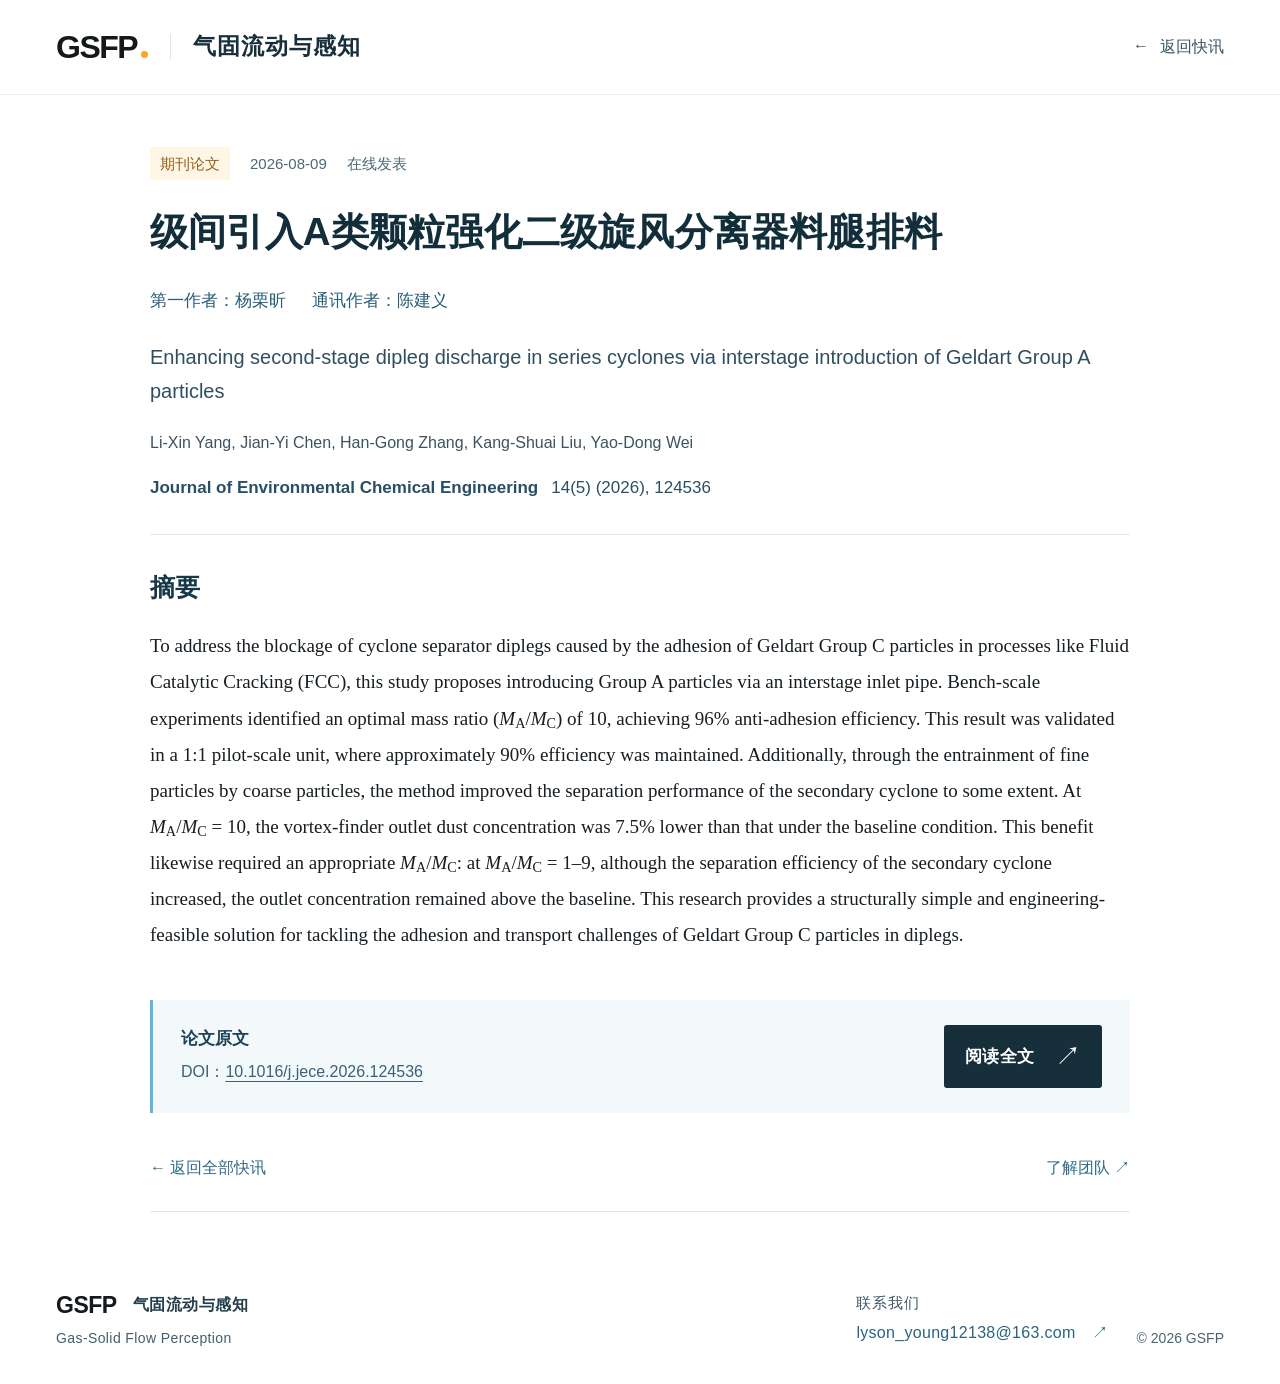
<file: announcements/interstage-particles-dipleg-discharge.html>
<!doctype html>
<html lang="zh-CN">
<head>
  <meta charset="UTF-8"><meta name="viewport" content="width=device-width, initial-scale=1">
  <meta name="theme-color" content="#ffffff">
  <meta name="description" content="通过级间引入Geldart A类颗粒，抑制C类细粉在二级料腿内黏附，并开展台架与中试验证。">
  <title>级间引入A类颗粒强化二级旋风分离器料腿排料 · GSFP 论文快讯</title>
  <link rel="icon" href="../assets/favicon.svg" type="image/svg+xml">
  <link rel="stylesheet" href="../styles.css"><link rel="stylesheet" href="../readability.css"><link rel="stylesheet" href="../publications.css">
  <script src="../app.js" defer></script>
</head>
<body>
  <a class="skip-link" href="#main">跳转到正文</a>
  <header class="site-header"><div class="header-inner wrap"><a class="brand" href="../" aria-label="GSFP 首页"><span class="brand-word">GSFP<span class="brand-dot"></span></span><span class="brand-name">气固流动与感知</span></a><a class="back-link" href="../#announcements" aria-label="返回快讯"><span aria-hidden="true">←</span><span class="back-label">返回快讯</span></a></div></header>
  <main id="main" class="paper-page wrap">
    <article>
      <header class="paper-header">
        <p class="paper-kicker"><span>期刊论文</span><time datetime="2026-08-09">2026-08-09</time><span>在线发表</span></p>
        <h1>级间引入A类颗粒强化二级旋风分离器料腿排料</h1>
        <p class="paper-credit"><span>第一作者：杨栗昕</span><span>通讯作者：陈建义</span></p>
        <p class="paper-english-title" lang="en">Enhancing second-stage dipleg discharge in series cyclones via interstage introduction of Geldart Group A particles</p>
        <p class="paper-authors" lang="en">Li-Xin Yang, Jian-Yi Chen, Han-Gong Zhang, Kang-Shuai Liu, Yao-Dong Wei</p>
        <p class="paper-citation"><strong lang="en">Journal of Environmental Chemical Engineering</strong><span lang="en">14(5) (2026), 124536</span></p>
        
      </header>
      <section class="paper-summary" aria-labelledby="summary-title">
        <h2 id="summary-title">摘要</h2>
        <p class="paper-abstract" lang="en">To address the blockage of cyclone separator diplegs caused by the adhesion of Geldart Group C particles in processes like Fluid Catalytic Cracking (FCC), this study proposes introducing Group A particles via an interstage inlet pipe. Bench-scale experiments identified an optimal mass ratio (<i>M</i><sub>A</sub>/<i>M</i><sub>C</sub>) of 10, achieving 96% anti-adhesion efficiency. This result was validated in a 1:1 pilot-scale unit, where approximately 90% efficiency was maintained. Additionally, through the entrainment of fine particles by coarse particles, the method improved the separation performance of the secondary cyclone to some extent. At <i>M</i><sub>A</sub>/<i>M</i><sub>C</sub> = 10, the vortex-finder outlet dust concentration was 7.5% lower than that under the baseline condition. This benefit likewise required an appropriate <i>M</i><sub>A</sub>/<i>M</i><sub>C</sub>: at <i>M</i><sub>A</sub>/<i>M</i><sub>C</sub> = 1–9, although the separation efficiency of the secondary cyclone increased, the outlet concentration remained above the baseline. This research provides a structurally simple and engineering-feasible solution for tackling the adhesion and transport challenges of Geldart Group C particles in diplegs.</p>
      </section>
      <section class="paper-source" aria-label="论文原文">
        <div><span class="paper-source-label">论文原文</span><p>DOI：<a href="https://doi.org/10.1016/j.jece.2026.124536" target="_blank" rel="noopener noreferrer">10.1016/j.jece.2026.124536</a></p></div>
        <a class="button paper-fulltext" href="https://doi.org/10.1016/j.jece.2026.124536" target="_blank" rel="noopener noreferrer" aria-label="阅读全文，前往期刊官网（新窗口打开）">阅读全文 <span aria-hidden="true">↗</span></a>
      </section>
      <nav class="paper-navigation" aria-label="快讯导航"><a href="../#announcements">← 返回全部快讯</a><a href="../team.html">了解团队 ↗</a></nav>
    </article>
  </main>
  <footer class="site-footer wrap"><div><a class="footer-brand" href="../">GSFP<span>气固流动与感知</span></a><p>Gas-Solid Flow Perception</p></div><div class="footer-contact"><span>联系我们</span><a href="mailto:lyson_young12138@163.com">lyson_young12138@163.com <span aria-hidden="true">↗</span></a></div><small>© <span id="copyright-year">2026</span> GSFP</small></footer>
</body></html>
</file>
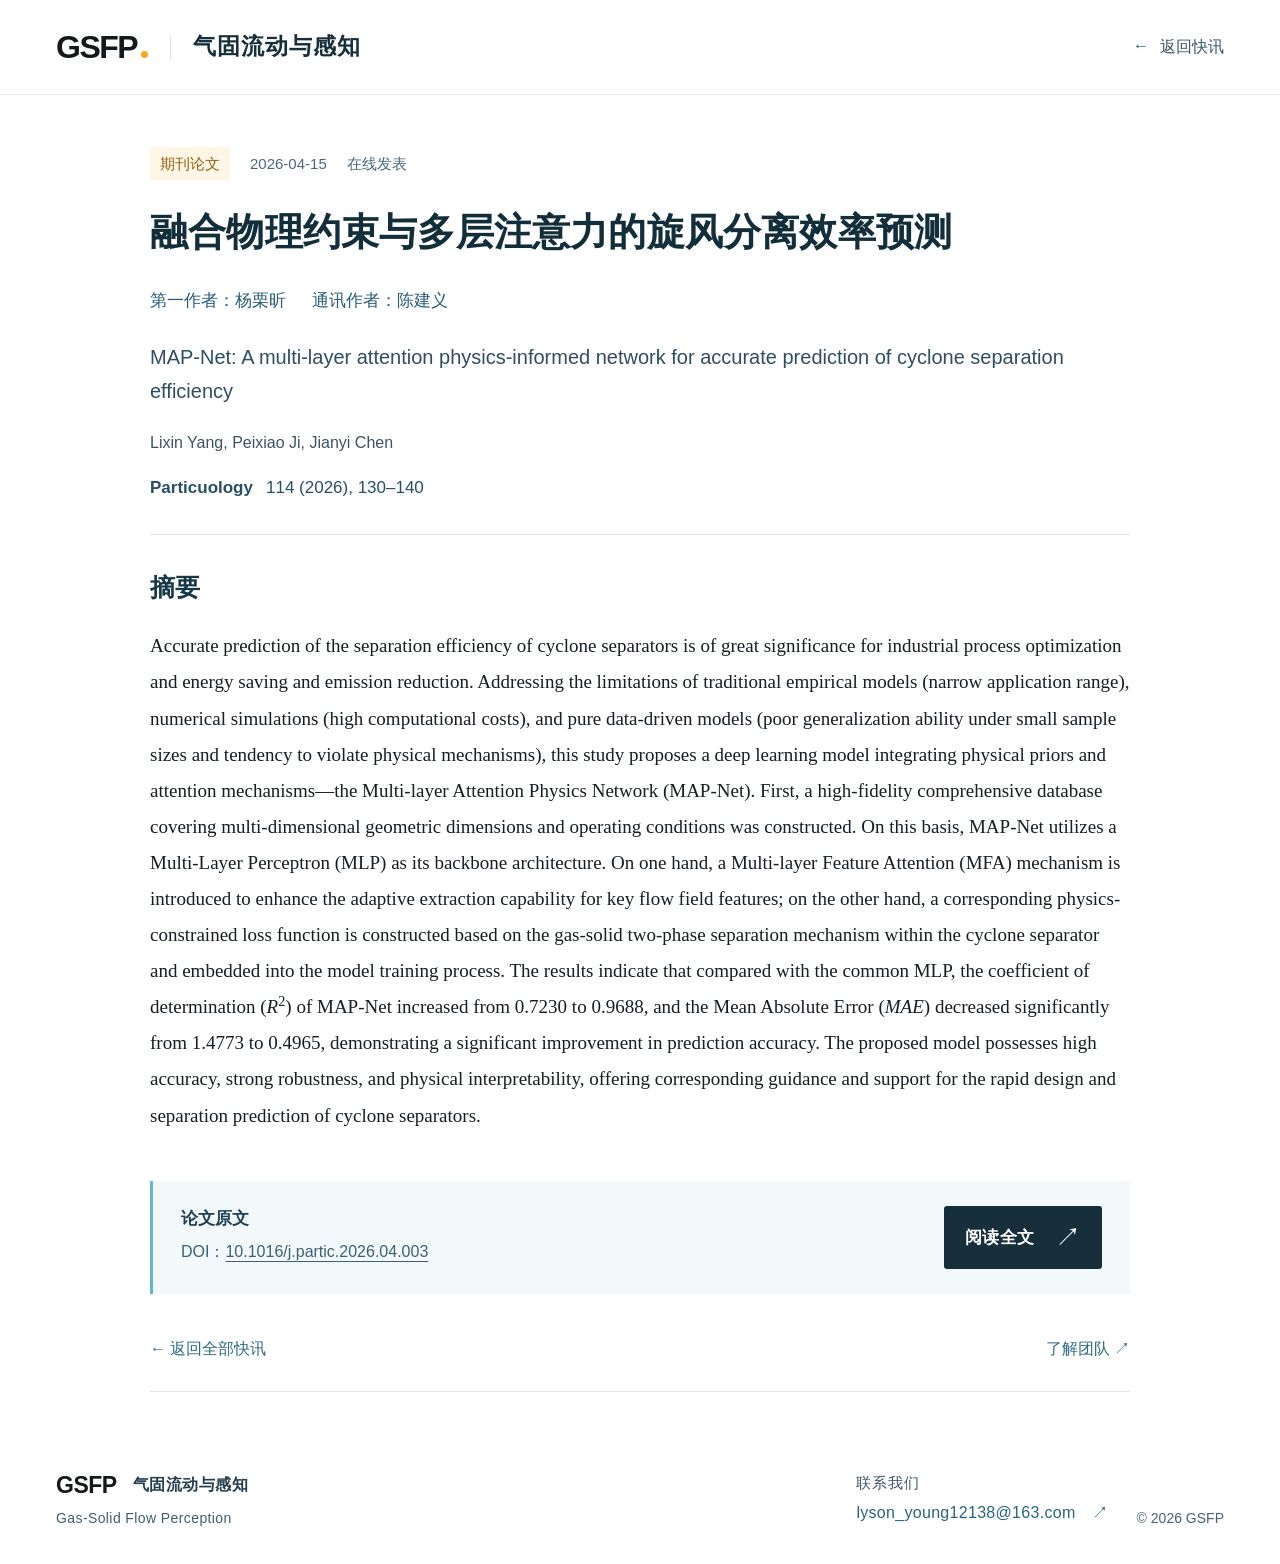
<file: announcements/map-net-separation-efficiency.html>
<!doctype html>
<html lang="zh-CN">
<head>
  <meta charset="UTF-8"><meta name="viewport" content="width=device-width, initial-scale=1">
  <meta name="theme-color" content="#ffffff">
  <meta name="description" content="提出MAP-Net，将物理约束与多层特征注意力嵌入神经网络，提高旋风分离效率预测的准确性与物理一致性。">
  <title>融合物理约束与多层注意力的旋风分离效率预测 · GSFP 论文快讯</title>
  <link rel="icon" href="../assets/favicon.svg" type="image/svg+xml">
  <link rel="stylesheet" href="../styles.css"><link rel="stylesheet" href="../readability.css"><link rel="stylesheet" href="../publications.css">
  <script src="../app.js" defer></script>
</head>
<body>
  <a class="skip-link" href="#main">跳转到正文</a>
  <header class="site-header"><div class="header-inner wrap"><a class="brand" href="../" aria-label="GSFP 首页"><span class="brand-word">GSFP<span class="brand-dot"></span></span><span class="brand-name">气固流动与感知</span></a><a class="back-link" href="../#announcements" aria-label="返回快讯"><span aria-hidden="true">←</span><span class="back-label">返回快讯</span></a></div></header>
  <main id="main" class="paper-page wrap">
    <article>
      <header class="paper-header">
        <p class="paper-kicker"><span>期刊论文</span><time datetime="2026-04-15">2026-04-15</time><span>在线发表</span></p>
        <h1>融合物理约束与多层注意力的旋风分离效率预测</h1>
        <p class="paper-credit"><span>第一作者：杨栗昕</span><span>通讯作者：陈建义</span></p>
        <p class="paper-english-title" lang="en">MAP-Net: A multi-layer attention physics-informed network for accurate prediction of cyclone separation efficiency</p>
        <p class="paper-authors" lang="en">Lixin Yang, Peixiao Ji, Jianyi Chen</p>
        <p class="paper-citation"><strong lang="en">Particuology</strong><span lang="en">114 (2026), 130–140</span></p>
        
      </header>
      <section class="paper-summary" aria-labelledby="summary-title">
        <h2 id="summary-title">摘要</h2>
        <p class="paper-abstract" lang="en">Accurate prediction of the separation efficiency of cyclone separators is of great significance for industrial process optimization and energy saving and emission reduction. Addressing the limitations of traditional empirical models (narrow application range), numerical simulations (high computational costs), and pure data-driven models (poor generalization ability under small sample sizes and tendency to violate physical mechanisms), this study proposes a deep learning model integrating physical priors and attention mechanisms—the Multi-layer Attention Physics Network (MAP-Net). First, a high-fidelity comprehensive database covering multi-dimensional geometric dimensions and operating conditions was constructed. On this basis, MAP-Net utilizes a Multi-Layer Perceptron (MLP) as its backbone architecture. On one hand, a Multi-layer Feature Attention (MFA) mechanism is introduced to enhance the adaptive extraction capability for key flow field features; on the other hand, a corresponding physics-constrained loss function is constructed based on the gas-solid two-phase separation mechanism within the cyclone separator and embedded into the model training process. The results indicate that compared with the common MLP, the coefficient of determination (<i>R</i><sup>2</sup>) of MAP-Net increased from 0.7230 to 0.9688, and the Mean Absolute Error (<i>MAE</i>) decreased significantly from 1.4773 to 0.4965, demonstrating a significant improvement in prediction accuracy. The proposed model possesses high accuracy, strong robustness, and physical interpretability, offering corresponding guidance and support for the rapid design and separation prediction of cyclone separators.</p>
      </section>
      <section class="paper-source" aria-label="论文原文">
        <div><span class="paper-source-label">论文原文</span><p>DOI：<a href="https://doi.org/10.1016/j.partic.2026.04.003" target="_blank" rel="noopener noreferrer">10.1016/j.partic.2026.04.003</a></p></div>
        <a class="button paper-fulltext" href="https://doi.org/10.1016/j.partic.2026.04.003" target="_blank" rel="noopener noreferrer" aria-label="阅读全文，前往期刊官网（新窗口打开）">阅读全文 <span aria-hidden="true">↗</span></a>
      </section>
      <nav class="paper-navigation" aria-label="快讯导航"><a href="../#announcements">← 返回全部快讯</a><a href="../team.html">了解团队 ↗</a></nav>
    </article>
  </main>
  <footer class="site-footer wrap"><div><a class="footer-brand" href="../">GSFP<span>气固流动与感知</span></a><p>Gas-Solid Flow Perception</p></div><div class="footer-contact"><span>联系我们</span><a href="mailto:lyson_young12138@163.com">lyson_young12138@163.com <span aria-hidden="true">↗</span></a></div><small>© <span id="copyright-year">2026</span> GSFP</small></footer>
</body></html>
</file>
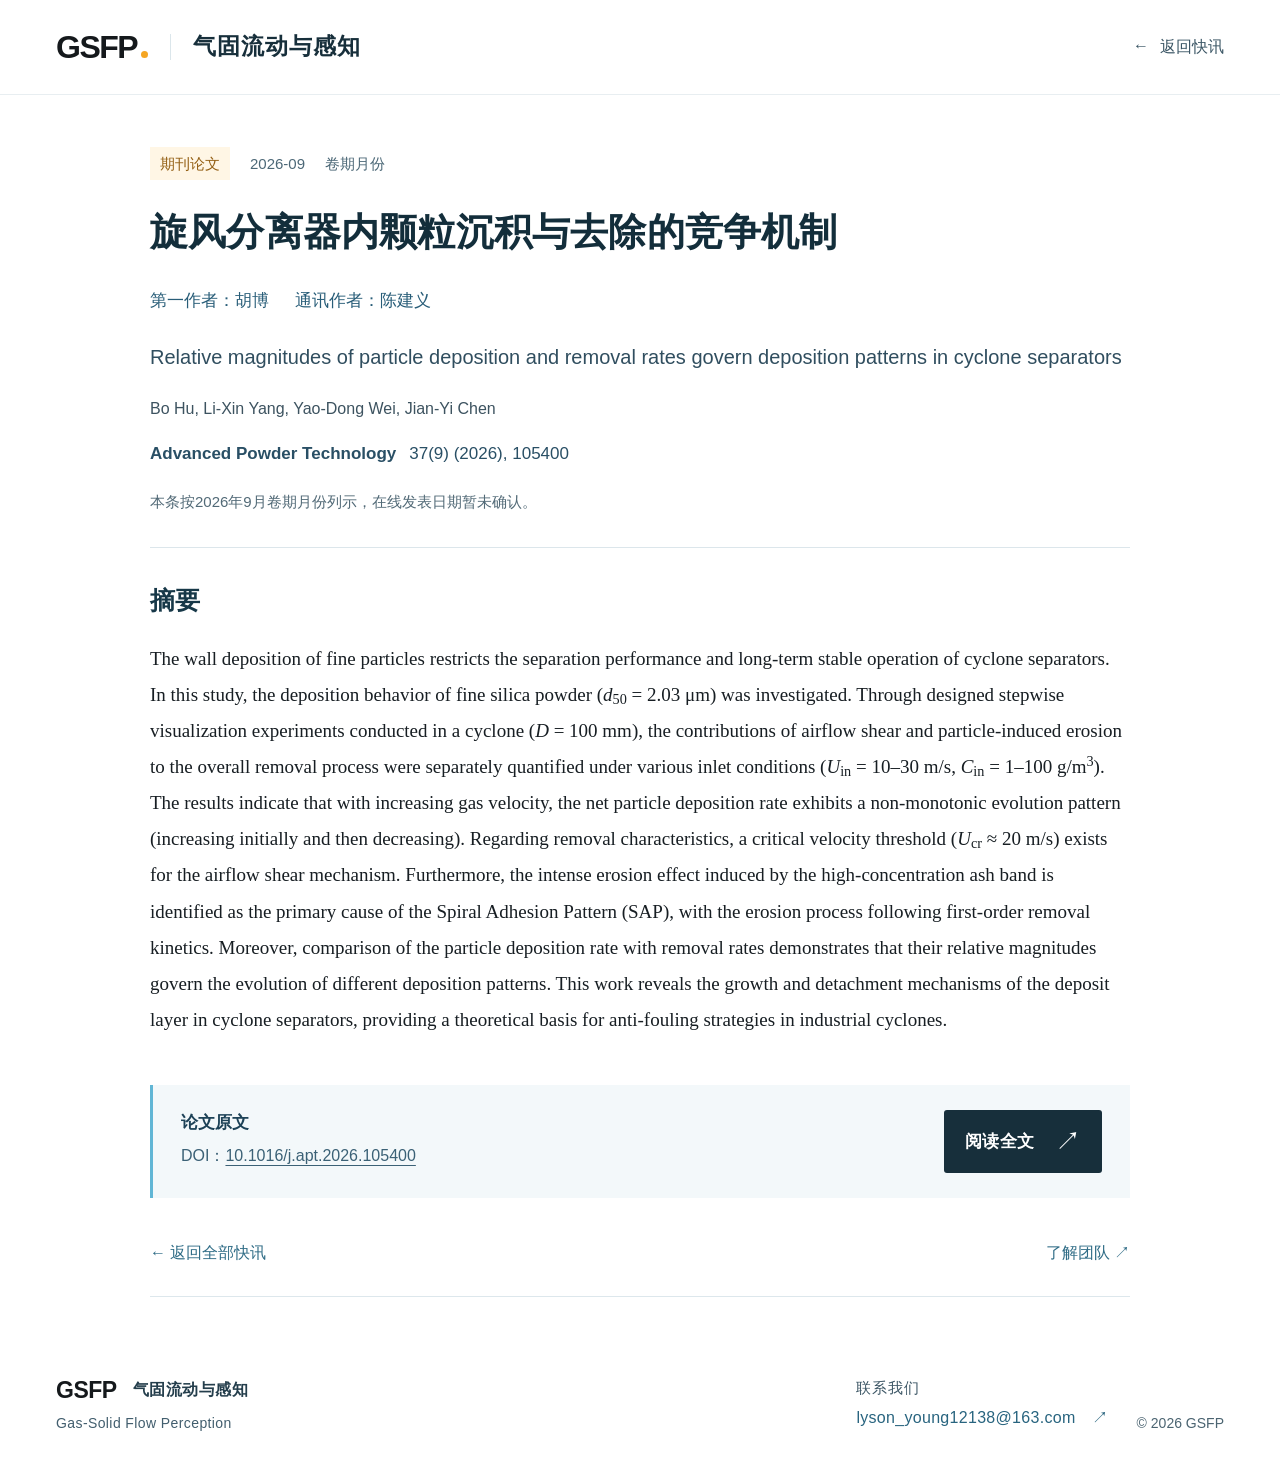
<file: announcements/particle-deposition-removal.html>
<!doctype html>
<html lang="zh-CN">
<head>
  <meta charset="UTF-8"><meta name="viewport" content="width=device-width, initial-scale=1">
  <meta name="theme-color" content="#ffffff">
  <meta name="description" content="通过分步可视化实验区分气流剪切与颗粒冲蚀，揭示细粉沉积层形成和脱落的竞争机制。">
  <title>旋风分离器内颗粒沉积与去除的竞争机制 · GSFP 论文快讯</title>
  <link rel="icon" href="../assets/favicon.svg" type="image/svg+xml">
  <link rel="stylesheet" href="../styles.css"><link rel="stylesheet" href="../readability.css"><link rel="stylesheet" href="../publications.css">
  <script src="../app.js" defer></script>
</head>
<body>
  <a class="skip-link" href="#main">跳转到正文</a>
  <header class="site-header"><div class="header-inner wrap"><a class="brand" href="../" aria-label="GSFP 首页"><span class="brand-word">GSFP<span class="brand-dot"></span></span><span class="brand-name">气固流动与感知</span></a><a class="back-link" href="../#announcements" aria-label="返回快讯"><span aria-hidden="true">←</span><span class="back-label">返回快讯</span></a></div></header>
  <main id="main" class="paper-page wrap">
    <article>
      <header class="paper-header">
        <p class="paper-kicker"><span>期刊论文</span><time datetime="2026-09">2026-09</time><span>卷期月份</span></p>
        <h1>旋风分离器内颗粒沉积与去除的竞争机制</h1>
        <p class="paper-credit"><span>第一作者：胡博</span><span>通讯作者：陈建义</span></p>
        <p class="paper-english-title" lang="en">Relative magnitudes of particle deposition and removal rates govern deposition patterns in cyclone separators</p>
        <p class="paper-authors" lang="en">Bo Hu, Li-Xin Yang, Yao-Dong Wei, Jian-Yi Chen</p>
        <p class="paper-citation"><strong lang="en">Advanced Powder Technology</strong><span lang="en">37(9) (2026), 105400</span></p>
        <p class="paper-date-note">本条按2026年9月卷期月份列示，在线发表日期暂未确认。</p>
      </header>
      <section class="paper-summary" aria-labelledby="summary-title">
        <h2 id="summary-title">摘要</h2>
        <p class="paper-abstract" lang="en">The wall deposition of fine particles restricts the separation performance and long-term stable operation of cyclone separators. In this study, the deposition behavior of fine silica powder (<i>d</i><sub>50</sub> = 2.03 μm) was investigated. Through designed stepwise visualization experiments conducted in a cyclone (<i>D</i> = 100 mm), the contributions of airflow shear and particle-induced erosion to the overall removal process were separately quantified under various inlet conditions (<i>U</i><sub>in</sub> = 10–30 m/s, <i>C</i><sub>in</sub> = 1–100 g/m<sup>3</sup>). The results indicate that with increasing gas velocity, the net particle deposition rate exhibits a non-monotonic evolution pattern (increasing initially and then decreasing). Regarding removal characteristics, a critical velocity threshold (<i>U</i><sub>cr</sub> ≈ 20 m/s) exists for the airflow shear mechanism. Furthermore, the intense erosion effect induced by the high-concentration ash band is identified as the primary cause of the Spiral Adhesion Pattern (SAP), with the erosion process following first-order removal kinetics. Moreover, comparison of the particle deposition rate with removal rates demonstrates that their relative magnitudes govern the evolution of different deposition patterns. This work reveals the growth and detachment mechanisms of the deposit layer in cyclone separators, providing a theoretical basis for anti-fouling strategies in industrial cyclones.</p>
      </section>
      <section class="paper-source" aria-label="论文原文">
        <div><span class="paper-source-label">论文原文</span><p>DOI：<a href="https://doi.org/10.1016/j.apt.2026.105400" target="_blank" rel="noopener noreferrer">10.1016/j.apt.2026.105400</a></p></div>
        <a class="button paper-fulltext" href="https://doi.org/10.1016/j.apt.2026.105400" target="_blank" rel="noopener noreferrer" aria-label="阅读全文，前往期刊官网（新窗口打开）">阅读全文 <span aria-hidden="true">↗</span></a>
      </section>
      <nav class="paper-navigation" aria-label="快讯导航"><a href="../#announcements">← 返回全部快讯</a><a href="../team.html">了解团队 ↗</a></nav>
    </article>
  </main>
  <footer class="site-footer wrap"><div><a class="footer-brand" href="../">GSFP<span>气固流动与感知</span></a><p>Gas-Solid Flow Perception</p></div><div class="footer-contact"><span>联系我们</span><a href="mailto:lyson_young12138@163.com">lyson_young12138@163.com <span aria-hidden="true">↗</span></a></div><small>© <span id="copyright-year">2026</span> GSFP</small></footer>
</body></html>
</file>
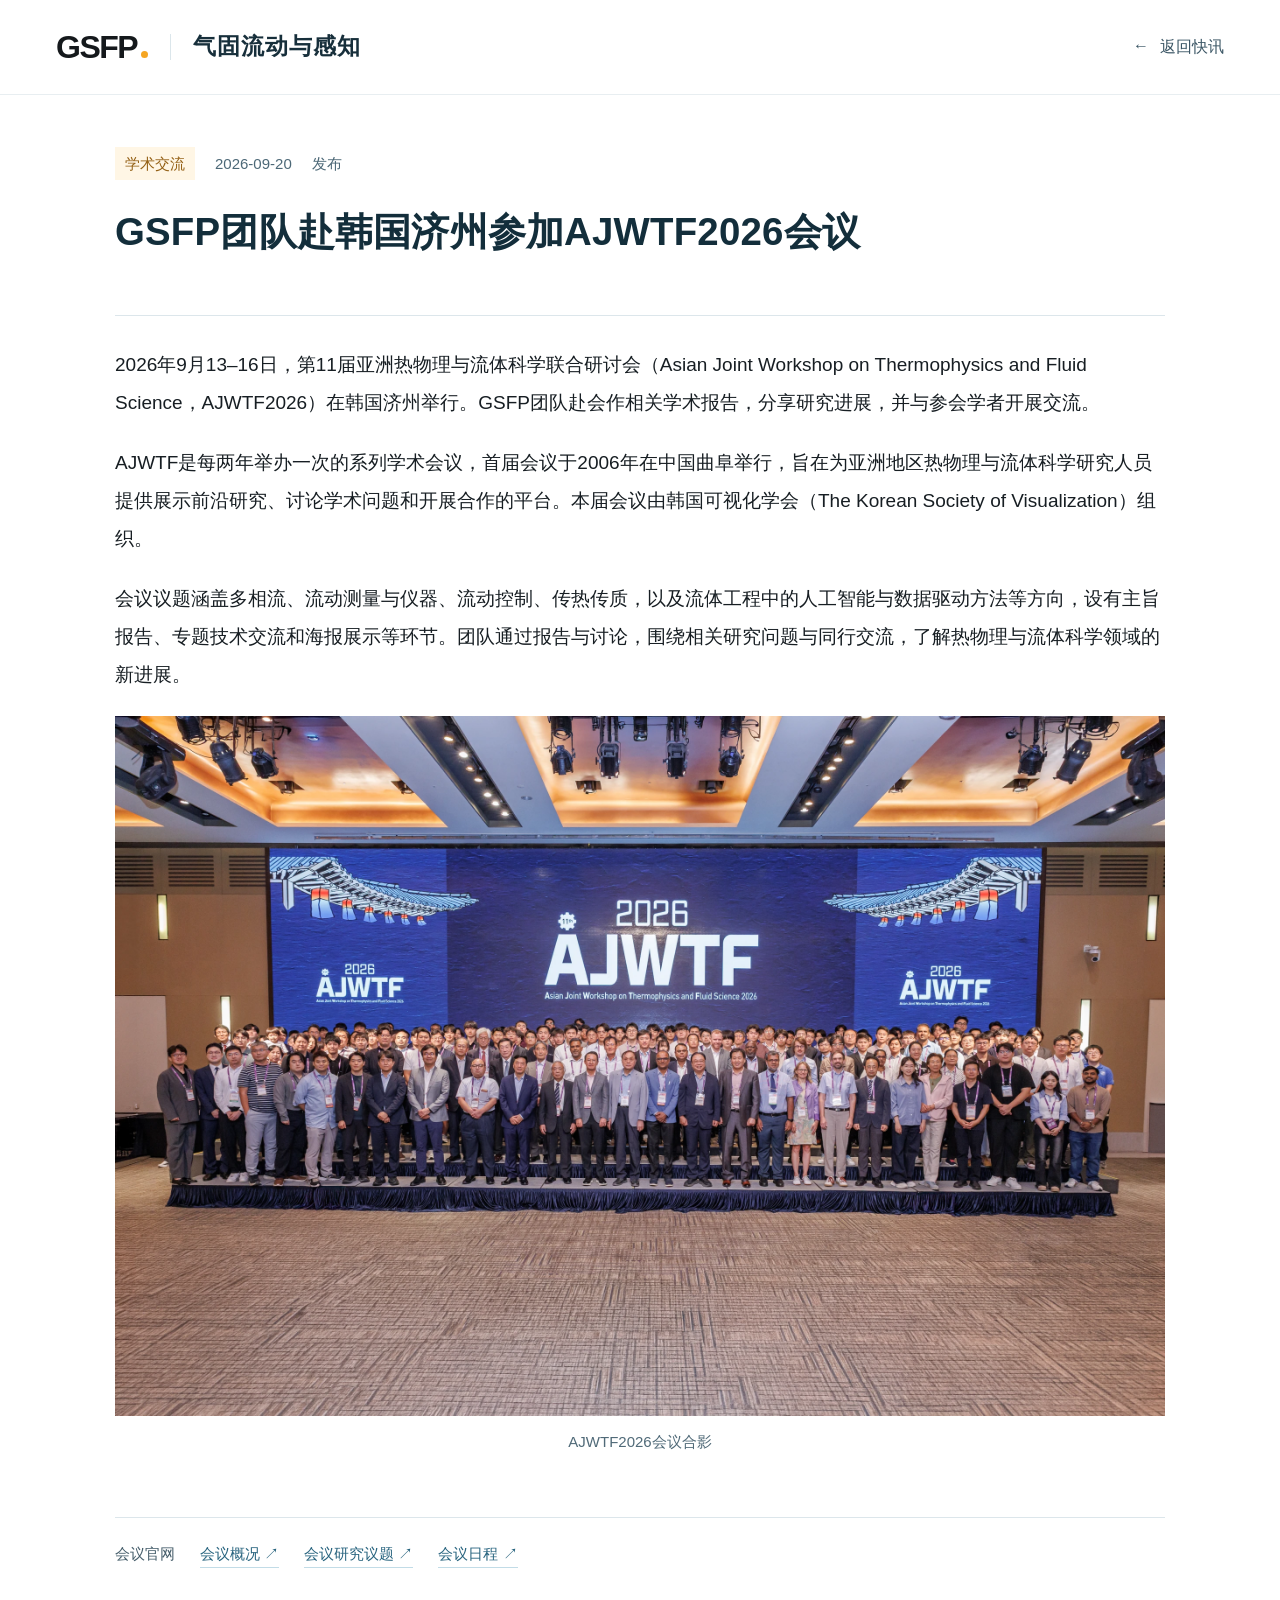
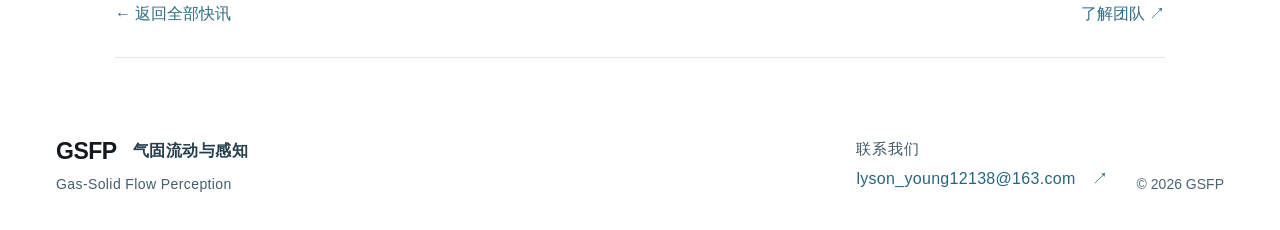
<file: news/ajwtf2026-jeju.html>
<!doctype html>
<html lang="zh-CN">
<head>
  <meta charset="UTF-8"><meta name="viewport" content="width=device-width, initial-scale=1">
  <meta name="theme-color" content="#ffffff"><meta name="description" content="团队赴第11届亚洲热物理与流体科学联合研讨会，作相关学术报告并与参会学者交流。">
  <title>GSFP团队赴韩国济州参加AJWTF2026会议 · GSFP 快讯</title>
  <link rel="icon" href="../assets/favicon.svg" type="image/svg+xml">
  <link rel="stylesheet" href="../styles.css"><link rel="stylesheet" href="../readability.css"><link rel="stylesheet" href="../publications.css"><link rel="stylesheet" href="../news.css">
  <script src="../app.js" defer></script>
</head>
<body>
  <a class="skip-link" href="#main">跳转到正文</a>
  <header class="site-header"><div class="header-inner wrap"><a class="brand" href="../" aria-label="GSFP 首页"><span class="brand-word">GSFP<span class="brand-dot"></span></span><span class="brand-name">气固流动与感知</span></a><a class="back-link" href="../#announcements" aria-label="返回快讯"><span aria-hidden="true">←</span><span class="back-label">返回快讯</span></a></div></header>
  <main id="main" class="paper-page news-page wrap"><article>
    <header class="paper-header"><p class="paper-kicker"><span>学术交流</span><time datetime="2026-09-20">2026-09-20</time><span>发布</span></p><h1>GSFP团队赴韩国济州参加AJWTF2026会议</h1></header>
    <div class="news-article-body">
      <p>2026年9月13–16日，第11届亚洲热物理与流体科学联合研讨会（Asian Joint Workshop on Thermophysics and Fluid Science，AJWTF2026）在韩国济州举行。GSFP团队赴会作相关学术报告，分享研究进展，并与参会学者开展交流。</p>
      <p>AJWTF是每两年举办一次的系列学术会议，首届会议于2006年在中国曲阜举行，旨在为亚洲地区热物理与流体科学研究人员提供展示前沿研究、讨论学术问题和开展合作的平台。本届会议由韩国可视化学会（The Korean Society of Visualization）组织。</p>
      <p>会议议题涵盖多相流、流动测量与仪器、流动控制、传热传质，以及流体工程中的人工智能与数据驱动方法等方向，设有主旨报告、专题技术交流和海报展示等环节。团队通过报告与讨论，围绕相关研究问题与同行交流，了解热物理与流体科学领域的新进展。</p>
      <figure class="news-article-photo"><a href="../assets/news/ajwtf2026-group.webp" target="_blank" rel="noopener noreferrer" aria-label="查看AJWTF2026会议合影大图（新窗口打开）"><img src="../assets/news/ajwtf2026-group.webp" alt="AJWTF2026会议与会人员合影，背景屏幕显示会议名称" width="2400" height="1600"></a><figcaption>AJWTF2026会议合影</figcaption></figure>
    </div>
    <div class="news-sources"><span>会议官网</span><a href="https://www.ajwtf2026.org/index.php?GP=int/ov" target="_blank" rel="noopener noreferrer">会议概况 ↗</a><a href="https://ajwtf2026.org/index.php?GP=pro/sci" target="_blank" rel="noopener noreferrer">会议研究议题 ↗</a><a href="https://www.ajwtf2026.org/index.php?GP=pro/pag" target="_blank" rel="noopener noreferrer">会议日程 ↗</a></div>
    <nav class="paper-navigation" aria-label="快讯导航"><a href="../#announcements">← 返回全部快讯</a><a href="../team.html">了解团队 ↗</a></nav>
  </article></main>
  <footer class="site-footer wrap"><div><a class="footer-brand" href="../">GSFP<span>气固流动与感知</span></a><p>Gas-Solid Flow Perception</p></div><div class="footer-contact"><span>联系我们</span><a href="mailto:lyson_young12138@163.com">lyson_young12138@163.com <span aria-hidden="true">↗</span></a></div><small>© <span id="copyright-year">2026</span> GSFP</small></footer>
</body></html>
</file>
<file: styles.css>
:root{--ink:#172f3b;--muted:#6e838e;--blue:#409ec2;--orange:#f5a623;--line:#e1e9ed;--wash:#f7fafb;--font:Arial,"Microsoft YaHei","PingFang SC","Noto Sans SC",sans-serif}*{box-sizing:border-box}html{scroll-behavior:smooth;scroll-padding-top:110px}body{margin:0;background:#fff;color:var(--ink);font-family:var(--font);-webkit-font-smoothing:antialiased}a{color:inherit;text-decoration:none}button{font:inherit}a,button{touch-action:manipulation;-webkit-tap-highlight-color:transparent}a:focus-visible,button:focus-visible{outline:3px solid var(--blue);outline-offset:6px}::selection{background:#cdebf5}img{display:block;max-width:100%}.wrap{width:min(1180px,calc(100% - 112px));margin-inline:auto}.skip-link{position:fixed;top:-100px;left:20px;z-index:100;background:var(--ink);color:#fff;padding:12px 20px}.skip-link:focus{top:12px}.site-header{position:sticky;top:0;z-index:20;background:#ffffffee;backdrop-filter:blur(16px);border-bottom:1px solid #e8eef1}.header-inner{height:94px;display:flex;align-items:center;justify-content:space-between}.brand{display:inline-flex;align-items:center;gap:22px;font-weight:800}.brand-word{font-size:32px;letter-spacing:-1.5px;display:flex;align-items:baseline}.brand-dot{width:7px;height:7px;margin-left:4px;border-radius:50%;background:var(--orange)}.brand-name{border-left:1px solid #dbe6eb;padding-left:22px;font-size:23px;letter-spacing:1px;color:var(--ink);line-height:1.1;font-weight:800}.hero{min-height:640px;display:grid;grid-template-columns:1fr 1fr;align-items:center;gap:36px;padding-block:65px 75px}.hero-copy{padding-bottom:10px}.hero h1{font-weight:800;font-size:clamp(38px,3.9vw,56px);letter-spacing:-1.5px;line-height:1.48;margin:0 0 44px}.blue-word{color:var(--blue)}.button{display:inline-flex;align-items:center;gap:33px;padding:19px 25px;background:var(--ink);color:white;font-size:18px;font-weight:700;letter-spacing:.5px;border-radius:3px;transition:background .2s,transform .2s}.button>span{font:26px Arial}.button:hover{background:#24546a;transform:translateY(-2px)}.hero-visual{position:relative;min-width:0;isolation:isolate}.hero-visual:before{content:"";position:absolute;inset:-20px -35px;z-index:-1;background:radial-gradient(ellipse at 50% 43%,#eaf7fcbb 0,#f5fbfd88 36%,#fff0 73%);pointer-events:none}.flow-mark{display:block;width:100%;height:auto;overflow:visible}.motion-toggle{position:absolute;bottom:-23px;right:8px;border:0;background:transparent;color:#8da6b1;padding:9px 0;font-size:10px;letter-spacing:.5px;cursor:pointer}.motion-toggle:hover{color:var(--blue)}.section{padding-block:68px;scroll-margin-top:16px}.section-heading{display:flex;align-items:baseline;justify-content:space-between;gap:25px;margin-bottom:36px}.section-heading h2{font-size:29px;line-height:1.5;font-weight:600;letter-spacing:1px;margin:0}.section-kicker{font-size:11px;color:#7d96a2;letter-spacing:1.4px;line-height:1.8;margin:0}.announcements-section{background:var(--wash);border-block:1px solid #eef3f5;padding-block:48px 58px}.announcements-section .section-heading{margin-bottom:25px}.announcements-empty{display:flex;align-items:center;gap:23px;padding:29px 0;border-top:1px solid #dfe8ed}.notice-icon{font:34px Arial;color:#e3b064}.announcements-empty h3{font-size:15px;font-weight:400;margin:0 0 10px;color:#6d8795}.announcements-empty p{font-size:12px;line-height:1.8;color:#93a6af;margin:0}.site-footer{display:flex;align-items:center;justify-content:space-between;gap:28px;padding-block:38px}.footer-brand{display:flex;align-items:center;gap:16px;font-size:23px;font-weight:800;letter-spacing:-.5px}.footer-brand>span{font-size:12px;letter-spacing:.5px;font-weight:600}.site-footer p{font-size:10px;color:#94a7af;letter-spacing:1.2px;margin:11px 0 0}.footer-contact{display:flex;flex-direction:column;gap:10px;margin-left:auto}.footer-contact>span{font-size:11px;color:#859ba6;letter-spacing:1px}.footer-contact>a{font-size:12px;color:#496c7f;letter-spacing:.3px}.footer-contact>a>span{margin-left:12px}.footer-contact>a:hover{color:var(--blue)}.site-footer>small{align-self:flex-end;color:#9babb3;font-size:10px;white-space:nowrap}.back-link{display:flex;gap:11px;font-size:12px;color:#6d8997}.back-link:hover{color:var(--blue)}.page-intro{padding-block:58px 43px}.page-intro h1{font-size:42px;font-weight:600;letter-spacing:1px;line-height:1.5;margin:13px 0 16px}.page-subtitle{font-size:15px;color:#7c939f;letter-spacing:.8px;line-height:1.9;margin:0}.page-links{display:flex;gap:32px;margin-top:30px}.page-links a{display:flex;gap:30px;padding-bottom:8px;font-size:12px;color:#54819a;border-bottom:1px solid #d3e5ec}.page-links a:hover{color:#216b8b;border-color:#409ec2}.research-section{border-block:1px solid #edf2f4;background:#f8fbfc;padding-block:55px 62px}.team-overview{max-width:980px;margin-bottom:37px}.team-overview p{font-size:15px;line-height:2.05;color:#5b7583;letter-spacing:.3px;margin:0 0 15px}.research-list{border-top:1px solid #d9e6ec}.research-row{display:grid;grid-template-columns:45px 225px 1fr;align-items:baseline;gap:22px;padding:25px 0;border-bottom:1px solid #dfe9ee}.research-number{font-size:11px;letter-spacing:1px;color:#8fb6c7}.research-row h3{font-size:19px;font-weight:500;letter-spacing:.5px;margin:0;line-height:1.7}.research-row p{font-size:13px;line-height:1.95;color:#78909c;margin:0}.members-section{padding-bottom:50px}.group-title{font-size:17px;letter-spacing:1px;font-weight:500;margin:0 0 25px}.faculty-grid{display:grid;grid-template-columns:repeat(2,minmax(0,1fr));gap:40px}.faculty-card{display:grid;grid-template-columns:150px 1fr;gap:25px;padding-bottom:34px;border-bottom:1px solid var(--line)}.faculty-photo{background:#fff;align-self:start;border:1px solid #edf1f3}.faculty-photo .portrait{width:100%;height:auto;aspect-ratio:3/4;object-fit:contain;object-position:50% 50%;background:white}.faculty-copy h4{font-size:23px;letter-spacing:1px;font-weight:500;line-height:1.5;margin:0 0 9px}.member-role{font-size:12px;color:#4383a0;line-height:1.8;margin:0 0 4px}.member-institution{font-size:11px;line-height:1.8;color:#8a9da7;margin:0 0 14px}.faculty-description{font-size:12px;line-height:1.95;color:#6b828f;margin:0 0 17px}.faculty-link{font-size:11px;color:#4387a5;border-bottom:1px solid #c3dde9;padding-bottom:4px;display:inline-block;line-height:1.7}.faculty-link:hover{color:#145c7b}.students-heading{display:flex;align-items:baseline;justify-content:space-between;gap:20px;margin-top:48px}.students-heading>span{font-size:11px;color:#9aabb3;letter-spacing:.6px}.students-grid{display:grid;grid-template-columns:repeat(3,minmax(0,1fr));gap:38px 45px}.student-card{padding:22px 15px 24px;text-align:center;border:1px solid #e8eef1;background:white}.student-photo{width:158px;max-width:90%;margin:0 auto 19px}.student-photo .portrait{width:100%;aspect-ratio:3/4;height:auto;object-fit:contain;object-position:center;background:#fff}.student-card h4{font-size:18px;letter-spacing:1px;font-weight:500;margin:0 0 9px}.student-role{font-size:11px;color:#548ba2;line-height:1.7;margin:0 0 7px}.student-focus{font-size:11px;color:#8a9ea9;line-height:1.8;margin:0}.page-end{display:flex;justify-content:space-between;gap:30px;border-bottom:1px solid var(--line);padding-block:10px 35px;font-size:11px;color:#6b8a99}.page-end a:hover{color:var(--blue)}.announcement-row{display:grid;grid-template-columns:100px 1fr 22px;gap:25px;align-items:start;background:transparent;border:0;border-top:1px solid var(--line);padding:25px 0;width:100%;text-align:left;color:inherit;cursor:pointer}.announcement-row:last-child{border-bottom:1px solid var(--line)}.announcement-row time{color:#87a0ac;font-size:11px;line-height:1.9}.announcement-row h3{font-size:16px;font-weight:500;line-height:1.7;margin:0 0 7px}.announcement-row p{font-size:12px;line-height:1.8;color:#7e96a1;margin:0}.announcement-row>span{font:24px Arial;color:#86adbf}.announcement-row:hover h3{color:#2781a6}dialog{width:min(660px,calc(100% - 40px));border:1px solid var(--line);border-radius:5px;padding:44px;color:var(--ink);box-shadow:0 24px 90px #0a2b4026}dialog::backdrop{background:#15364666;backdrop-filter:blur(5px)}.dialog-close{position:absolute;right:12px;top:10px;border:0;background:transparent;color:#78919e;cursor:pointer;font:28px Arial;padding:8px}dialog h2{font-size:25px;line-height:1.6;font-weight:500;margin:13px 0 22px}#detail-body{white-space:pre-line;font-size:14px;line-height:2;color:#627c89}#detail-body a{color:#267da0;text-decoration:underline}
@media(min-width:1500px){.hero{min-height:680px;gap:50px}}@media(max-width:1100px){.wrap{width:calc(100% - 72px)}.hero{gap:20px;min-height:570px;padding-block:55px}.hero h1{font-size:43px}.brand-name{font-size:21px}.button{font-size:16px}.faculty-grid{gap:28px}.faculty-card{grid-template-columns:115px 1fr;gap:19px}.research-row{grid-template-columns:35px 190px 1fr;gap:15px}.students-grid{gap:25px}.site-footer{gap:25px}.footer-contact>a{font-size:11px}}@media(max-width:760px){html{scroll-padding-top:95px}.wrap{width:calc(100% - 40px)}.header-inner{height:79px}.brand{gap:16px}.brand-word{font-size:29px}.brand-name{padding-left:16px;font-size:19px;letter-spacing:.5px}.hero{grid-template-columns:1fr;padding-block:51px 42px;gap:33px;min-height:0}.hero-copy{padding-bottom:0}.hero h1{font-size:clamp(33px,8.4vw,48px);letter-spacing:-.5px;line-height:1.5;margin-bottom:29px}.button{font-size:16px;padding:15px 20px;gap:28px}.button>span{font-size:23px}.hero-visual{max-width:500px;width:100%;justify-self:center;margin-bottom:15px}.hero-visual:before{inset:-10px -15px}.motion-toggle{bottom:-16px;right:5px;font-size:9px}.section{padding-block:45px}.section-heading{margin-bottom:25px;gap:16px;flex-wrap:wrap}.section-heading h2{font-size:24px}.section-kicker{font-size:9px;letter-spacing:.7px}.announcements-section{padding-block:34px 38px}.announcements-section .section-heading{flex-wrap:nowrap;margin-bottom:20px}.announcements-empty{padding-block:22px;gap:18px}.announcements-empty h3{font-size:14px}.announcements-empty p{font-size:11px}.notice-icon{font-size:28px}.site-footer{flex-wrap:wrap;padding-block:28px;gap:23px}.footer-brand{font-size:21px;gap:12px}.footer-brand>span{font-size:11px}.site-footer p{font-size:9px;letter-spacing:.8px}.footer-contact{width:100%;margin-left:0;gap:8px;order:3}.footer-contact>a{font-size:12px}.site-footer>small{margin-left:auto;font-size:9px;align-self:center}.back-link{font-size:10px;gap:5px}.page-intro{padding-block:39px 32px}.page-intro h1{font-size:33px;margin-block:10px 13px}.page-subtitle{font-size:12px;letter-spacing:.2px}.page-links{gap:22px;margin-top:26px}.page-links a{gap:12px;font-size:10px}.team-overview p{font-size:13px;line-height:2}.team-overview{margin-bottom:27px}.research-row{grid-template-columns:26px 1fr;gap:8px 12px;padding-block:22px}.research-row h3{font-size:17px}.research-row p{grid-column:2;font-size:12px;line-height:1.9}.faculty-grid{grid-template-columns:1fr;gap:29px}.faculty-card{grid-template-columns:112px 1fr;gap:20px;padding-bottom:27px}.faculty-copy h4{font-size:21px;margin-bottom:7px}.member-role{font-size:11px}.member-institution{font-size:10px;margin-bottom:10px}.faculty-description{font-size:11px;line-height:1.9;margin-bottom:12px}.faculty-link{font-size:10px}.group-title{font-size:16px;margin-bottom:23px}.students-heading{margin-top:36px;gap:10px}.students-heading>span{font-size:9px;letter-spacing:0}.students-grid{grid-template-columns:repeat(2,minmax(0,1fr));gap:17px 14px}.student-card{padding:16px 9px 20px}.student-photo{max-width:100%;width:120px;margin-bottom:15px}.student-card h4{font-size:16px;margin-bottom:8px}.student-role{font-size:10px}.student-focus{font-size:10px;line-height:1.8}.page-end{font-size:10px;padding-bottom:26px}.announcement-row{grid-template-columns:73px 1fr 18px;gap:13px}.announcement-row h3{font-size:14px}dialog{padding:37px 25px}dialog h2{font-size:21px}}@media(max-width:380px){.brand-name{font-size:16px}.brand-word{font-size:26px}.brand{gap:12px}.brand-name{padding-left:12px}.back-link{font-size:9px}.faculty-card{grid-template-columns:95px 1fr;gap:16px}.section-heading h2{font-size:22px}.student-focus{font-size:9px}}@media(prefers-reduced-motion:reduce){html{scroll-behavior:auto}*,*:before,*:after{transition:none!important;animation:none!important}}
</file>
<file: readability.css>
/* 正文与辅助文字采用清晰字号，手机端不再缩成小字。 */
body{font-size:17px;color:#15191c}
.page-intro{display:grid;grid-template-columns:370px minmax(0,1fr);gap:24px;align-items:center;padding-block:40px 35px;min-height:310px}
.page-intro-copy{position:relative;z-index:1}
.page-intro h1{color:#172f3b}
.page-subtitle{font-size:17px;color:#354a56;line-height:1.9}
.campus-illustration{margin:0 -14px 0 0;min-width:0}
.campus-illustration img{width:100%;height:auto;display:block;mix-blend-mode:multiply}
.section-kicker{font-size:15px;color:#465f6d;letter-spacing:.6px}
.page-links{gap:30px}
.page-links a{font-size:16px;gap:22px}
.section-heading h2{font-size:31px;color:#121a1f}
.back-link{font-size:16px;color:#3b5665}
.team-overview{max-width:none;margin-bottom:0}
.team-overview p{font-size:20px;line-height:2;color:#111;font-weight:400;letter-spacing:.25px;margin:0 0 24px;text-align:justify}
.team-overview p:last-child{margin-bottom:0}
.research-section{padding-block:55px 60px;background:#fafcfd}
.group-title{font-size:22px;color:#172f3b}
.faculty-card{grid-template-columns:160px minmax(0,1fr);gap:26px}
.faculty-copy h4{font-size:27px;color:#172f3b}
.member-role{font-size:16px;color:#286d8c;margin-bottom:7px}
.member-institution{font-size:15px;color:#425965;margin-bottom:14px}
.faculty-description{font-size:16px;line-height:1.9;color:#222;margin-bottom:18px}
.faculty-link{font-size:16px}
.students-heading>span{font-size:15px;color:#465f6d}
.student-card{padding:25px 16px 27px}
.students-grid{grid-template-columns:repeat(3,minmax(0,1fr))}
.student-photo{width:174px}
.student-card h4{font-size:23px;color:#172f3b}
.student-identity{white-space:nowrap;line-height:1.65}
.student-degree{font-size:16px;letter-spacing:0;font-weight:400;color:#286d8c}
.student-focus{font-size:15px;color:#394f5b;line-height:1.9;margin:8px 0 0}
.student-focus-label{display:inline;font-size:inherit;margin:0;font-weight:700;color:#253f4e}
.student-tabs{display:flex;gap:30px;border-bottom:1px solid #dce7ec;margin-bottom:28px}
.student-tab{display:inline-flex;align-items:center;gap:10px;background:transparent;border:0;border-bottom:2px solid transparent;padding:13px 3px;color:#526f7e;font-size:17px;line-height:1.7;cursor:pointer}
.student-tab[aria-selected="true"]{color:#173e51;border-bottom-color:#409ec2;font-weight:600}
.student-tab>span{font-size:14px;line-height:1.6;color:#52778b;background:#edf5f8;padding:0 7px;border-radius:3px}
.student-panel{scroll-margin-top:120px}
.student-panel[hidden]{display:none}
.student-panel:focus-visible{outline:2px solid #409ec2;outline-offset:8px}
.students-heading{scroll-margin-top:120px}
.alumni-destination{border-top:1px solid #e3ebef;padding-top:16px;margin-top:19px}
.alumni-destination>span{font-size:14px;color:#506b79}
.alumni-destination>p{font-size:16px;line-height:1.85;color:#1c4154;margin:7px 0 0}
.motion-toggle{font-size:14px;color:#486777}
.announcements-empty h3{font-size:19px;color:#344f5e}
.announcements-empty p{font-size:16px;color:#4b6471}
.announcement-row time{font-size:15px;color:#4c6573}
.announcement-row h3{font-size:20px}
.announcement-row p{font-size:16px;color:#4d6573}
.footer-brand>span{font-size:16px;color:#243e4c}
.site-footer p{font-size:14px;color:#425e6e;letter-spacing:.4px}
.footer-contact>span{font-size:15px;color:#3c5665}
.footer-contact>a{font-size:16px;color:#28647f}
.site-footer>small{font-size:14px;color:#4b6471}
.page-end{font-size:16px;color:#356a83}
#detail-body{font-size:18px;color:#202a30}
@media(max-width:1100px){
  .page-intro{grid-template-columns:340px minmax(0,1fr);gap:10px}
  .page-subtitle{font-size:16px}
  .page-links a{font-size:15px}
  .faculty-grid{grid-template-columns:1fr;gap:36px}
  .faculty-card{grid-template-columns:165px minmax(0,1fr);gap:30px}
  .faculty-photo .portrait{max-height:235px}
}
@media(max-width:1000px){
  .students-grid{grid-template-columns:repeat(2,minmax(0,1fr))}
}
@media(max-width:760px){
  .header-inner{gap:12px}
  .back-link{min-width:42px;min-height:42px;align-items:center;justify-content:center;font-size:24px;flex-shrink:0}
  .back-label{display:none}
  .page-intro{grid-template-columns:1fr;gap:14px;padding-block:34px 27px}
  .page-intro h1{font-size:35px}
  .page-subtitle{font-size:17px;color:#354a56}
  .campus-illustration{margin:0 -4px}
  .page-links{margin-top:22px;gap:30px}
  .page-links a{font-size:16px;gap:19px}
  .section-heading{gap:12px;margin-bottom:25px}
  .section-heading h2{font-size:27px}
  .section-kicker{font-size:14px;letter-spacing:.2px}
  .team-overview p{font-size:18px;line-height:1.95;letter-spacing:0;margin-bottom:24px;text-align:left}
  .research-section{padding-block:35px 40px}
  .group-title{font-size:21px;margin-bottom:22px}
  .faculty-card{grid-template-columns:110px minmax(0,1fr);grid-template-rows:45px 35px minmax(67px,auto) auto auto;gap:0 20px;padding-bottom:30px}
  .faculty-copy{display:contents}
  .faculty-photo{grid-column:1;grid-row:1/4}
  .faculty-copy h4{grid-column:2;grid-row:1;font-size:24px;align-self:end;margin:0 0 6px}
  .member-role{grid-column:2;grid-row:2;font-size:15px;line-height:1.7;align-self:center;margin:0}
  .member-institution{grid-column:2;grid-row:3;font-size:15px;align-self:start;margin:6px 0 0}
  .faculty-description{grid-column:1/-1;grid-row:4;font-size:16px;line-height:1.85;margin:20px 0 16px}
  .faculty-link{grid-column:1/-1;grid-row:5;font-size:15px;justify-self:start}
  .students-heading{flex-wrap:wrap;gap:0;margin-top:34px;margin-bottom:22px}
  .students-heading .group-title{margin-bottom:6px}
  .students-heading>span{font-size:14px;line-height:1.8;margin-left:auto}
  .students-grid{grid-template-columns:1fr;gap:18px}
  .student-card{padding:18px 10px 21px}
  .student-photo{width:130px;max-width:100%;margin-bottom:17px}
  .student-card h4{font-size:21px}
  .student-degree{font-size:15px}
  .student-focus{font-size:14px;line-height:1.8;overflow-wrap:anywhere}
  .motion-toggle{font-size:14px;bottom:-25px;padding:10px 0}
  .hero-visual{margin-bottom:24px}
  .announcements-empty h3{font-size:18px}
  .announcements-empty p{font-size:16px}
  .announcements-section .section-heading{flex-wrap:wrap}
  .announcement-row{grid-template-columns:1fr 20px;gap:8px 12px}
  .announcement-row time{font-size:14px;grid-column:1/-1}
  .announcement-row h3{font-size:18px}
  .announcement-row p{font-size:16px}
  .footer-brand>span{font-size:15px}
  .site-footer p{font-size:14px;line-height:1.7}
  .footer-contact>span{font-size:15px}
  .footer-contact>a{font-size:16px;overflow-wrap:anywhere}
  .site-footer>small{font-size:14px}
  .page-end{font-size:15px;gap:15px}
  #detail-body{font-size:17px}
}
@media(max-width:380px){
  .brand-name{font-size:18px}
  .brand-word{font-size:28px}
  .brand{gap:10px}
  .brand-name{padding-left:10px}
  .faculty-card{grid-template-columns:96px minmax(0,1fr);grid-template-rows:40px 30px minmax(58px,auto) auto auto;gap:0 18px}
  .faculty-photo{width:auto}
  .students-heading>span{margin-left:0}
  .student-focus{font-size:14px}
  .footer-brand{gap:12px}
}
</file>
<file: publications.css>
/* 公告采用紧凑的单行列表，摘要保留原文语义格式。 */
.announcements-section .section-heading{margin-bottom:26px}
.announcement-row{grid-template-columns:10px minmax(0,1fr) 100px;gap:12px;align-items:center;min-height:44px;padding:9px 0;border:0}
.announcement-row:last-child{border:0}
.announcement-row::before{content:"-";color:#1e2c33;font-size:16px;line-height:1.65;align-self:start}
.announcement-copy{min-width:0}
.announcement-date{display:flex;justify-content:flex-end;align-self:start;padding-top:3px}
.announcement-date time{font-size:13px;line-height:1.8;white-space:nowrap;color:#6f7e88;font-variant-numeric:tabular-nums}
.announcement-row h3{font-size:16px;line-height:1.65;font-weight:400;white-space:nowrap;overflow:hidden;text-overflow:ellipsis;color:#111;margin:0}
.announcement-category{color:#111;margin-right:5px}
.announcement-journal{font-weight:400;color:inherit}
.announcement-row:hover h3{color:#217fa5}
.announcement-order{font-size:15px;color:#425e6d;line-height:1.8;margin:0}
.paper-page{max-width:980px;padding-block:52px 42px}
.paper-header{padding-bottom:30px;border-bottom:1px solid #dce6eb}
.paper-kicker{display:flex;flex-wrap:wrap;align-items:center;gap:12px 20px;font-size:15px;line-height:1.8;color:#4c6877;margin:0 0 20px}
.paper-kicker>span:first-child{color:#946015;background:#fff6e5;padding:3px 10px}
.paper-header h1{font-size:clamp(28px,3vw,39px);font-weight:700;line-height:1.65;letter-spacing:.2px;color:#132e3b;margin:0 0 22px;overflow-wrap:anywhere}
.paper-english-title{font-size:20px;line-height:1.7;color:#304e5f;margin:0 0 20px;overflow-wrap:anywhere}
.paper-credit{display:flex;flex-wrap:wrap;gap:5px 26px;font-size:17px;line-height:1.9;color:#285d78;margin:0 0 22px}
.paper-authors{font-size:16px;line-height:1.9;color:#3d5360;margin:0 0 14px}
.paper-citation{display:flex;flex-wrap:wrap;gap:3px 13px;line-height:1.9;font-size:17px;color:#294f65;margin:0}
.paper-citation strong{font-weight:600}
.paper-date-note{font-size:15px;line-height:1.9;color:#526a77;margin:18px 0 0}
.paper-summary{padding-block:32px 10px}
.paper-summary h2{font-size:25px;line-height:1.6;color:#173848;font-weight:600;margin:0 0 21px}
.paper-summary p{font-size:19px;line-height:2;color:#171e23;margin:0 0 22px;letter-spacing:.2px}
.paper-summary .paper-abstract{font-family:Georgia,"Times New Roman",serif;font-size:19px;line-height:1.9;letter-spacing:0;overflow-wrap:break-word}
.paper-abstract i{font-style:italic}
.paper-abstract sub,.paper-abstract sup{font-size:75%;line-height:0;position:relative;vertical-align:baseline}
.paper-abstract sup{top:-.5em}
.paper-abstract sub{bottom:-.22em}
.paper-source{display:flex;align-items:center;justify-content:space-between;gap:24px;margin:15px 0 35px;padding:25px 28px;background:#f3f8fa;border-left:3px solid #61b6d5}
.paper-source-label{font-size:17px;font-weight:600;color:#1d4257}
.paper-source p{font-size:16px;color:#3b6176;line-height:1.8;margin:8px 0 0;overflow-wrap:anywhere}
.paper-source p a{text-decoration:underline;text-underline-offset:4px}
.paper-fulltext{white-space:nowrap;flex-shrink:0;padding:14px 21px;font-size:17px;gap:20px}
.paper-navigation{display:flex;justify-content:space-between;gap:20px;padding-block:6px 28px;border-bottom:1px solid #dde7ec;font-size:16px;line-height:1.8;color:#2f6c86}
@media(max-width:760px){
  .announcement-row{grid-template-columns:8px minmax(0,1fr) 82px;gap:7px;min-height:42px;padding-block:9px}
  .announcement-date{grid-column:auto;padding-top:1px}
  .announcement-date time{font-size:12px;grid-column:auto}
  .announcement-row::before{font-size:14px}
  .announcement-row h3{font-size:14px;line-height:1.7;white-space:normal;display:-webkit-box;-webkit-box-orient:vertical;-webkit-line-clamp:2;overflow:hidden}
  .announcement-order{font-size:14px}
  .paper-page{padding-block:30px 25px}
  .paper-header{padding-bottom:24px}
  .paper-header h1{font-size:28px;line-height:1.65;margin-bottom:18px}
  .paper-english-title{font-size:18px;line-height:1.7;margin-bottom:16px}
  .paper-credit{font-size:16px;gap:4px 20px;margin-bottom:18px}
  .paper-authors{font-size:16px}
  .paper-citation{font-size:16px}
  .paper-summary{padding-top:27px}
  .paper-summary h2{font-size:23px;margin-bottom:18px}
  .paper-summary p{font-size:18px;line-height:1.95;letter-spacing:0}
  .paper-summary .paper-abstract{font-size:18px;line-height:1.85}
  .paper-source{align-items:flex-start;flex-direction:column;gap:20px;padding:22px 20px}
  .paper-source p{font-size:15px}
  .paper-fulltext{font-size:16px}
  .paper-navigation{font-size:15px}
}
</file>
<file: news.css>
/* 首页标语错落排布，按钮与第二行文字右侧对齐。 */
.hero-text-block{display:inline-flex;flex-direction:column;align-items:flex-end;max-width:100%}
.hero .hero-text-block h1{font-size:clamp(32px,3.9vw,56px);width:max-content;max-width:100%;margin-bottom:42px}
.hero-line{display:block;white-space:nowrap}
.hero-line-offset{padding-inline-start:3em}
.hero-text-block>.button{align-self:flex-end}
.hero-visual{margin-bottom:0}
/* 一侧照片封面，一侧保留紧凑的分类快讯列表。 */
.news-layout{display:grid;grid-template-columns:minmax(0,.9fr) minmax(0,1.1fr);gap:38px;align-items:start}
.news-layout-list-only{grid-template-columns:1fr}
.news-feature-link{display:block}
.news-feature-figure{margin:0}
.news-feature-figure>img{width:100%;height:auto;aspect-ratio:3/2;object-fit:contain;background:#e9f0f4}
.news-feature-figure figcaption{padding-top:15px}
.news-feature-figure h3{font-size:19px;line-height:1.75;font-weight:500;color:#172f3b;margin:0 0 7px}
.news-feature-figure time{font-size:14px;color:#5b7482;font-variant-numeric:tabular-nums}
.news-feature-link:hover h3{color:#217fa5}
.news-layout .announcement-row:first-child{padding-top:0;min-height:36px}
.news-layout .announcement-row{grid-template-columns:8px minmax(0,1fr) 88px;gap:9px}
.news-page{max-width:1050px}
.news-article-body{padding-block:30px 10px}
.news-article-body p{font-size:19px;line-height:2;color:#171e23;margin:0 0 22px}
.news-article-photo{margin:10px 0 26px}
.news-article-photo img{width:100%;height:auto;display:block}
.news-article-photo figcaption{font-size:15px;line-height:1.8;text-align:center;margin-top:12px;color:#506a78}
.news-sources{border-top:1px solid #dce6eb;margin-top:26px;padding:22px 0 26px;display:flex;flex-wrap:wrap;gap:12px 25px;font-size:15px;color:#28647f;line-height:1.8}
.news-sources>span{color:#465e6b}
.news-sources a{border-bottom:1px solid #c2dce7}
@media(max-width:1100px){.news-layout{grid-template-columns:minmax(0,.85fr) minmax(0,1.15fr);gap:26px}}
@media(max-width:760px){
  .hero .hero-text-block h1{font-size:clamp(26px,8.2vw,40px);margin-bottom:29px}
  .news-layout{grid-template-columns:1fr;gap:26px}
  .news-feature-figure h3{font-size:18px;line-height:1.7}
  .news-layout .announcement-row{grid-template-columns:8px minmax(0,1fr) 82px;gap:7px}
  .news-layout .announcement-row:first-child{min-height:42px}
  .news-article-body{padding-top:25px}
  .news-article-body p{font-size:18px;line-height:1.95}
  .news-article-photo{margin-block:8px 22px}
  .news-article-photo figcaption{font-size:14px}
  .news-sources{font-size:15px;gap:10px 20px}
}
</file>
